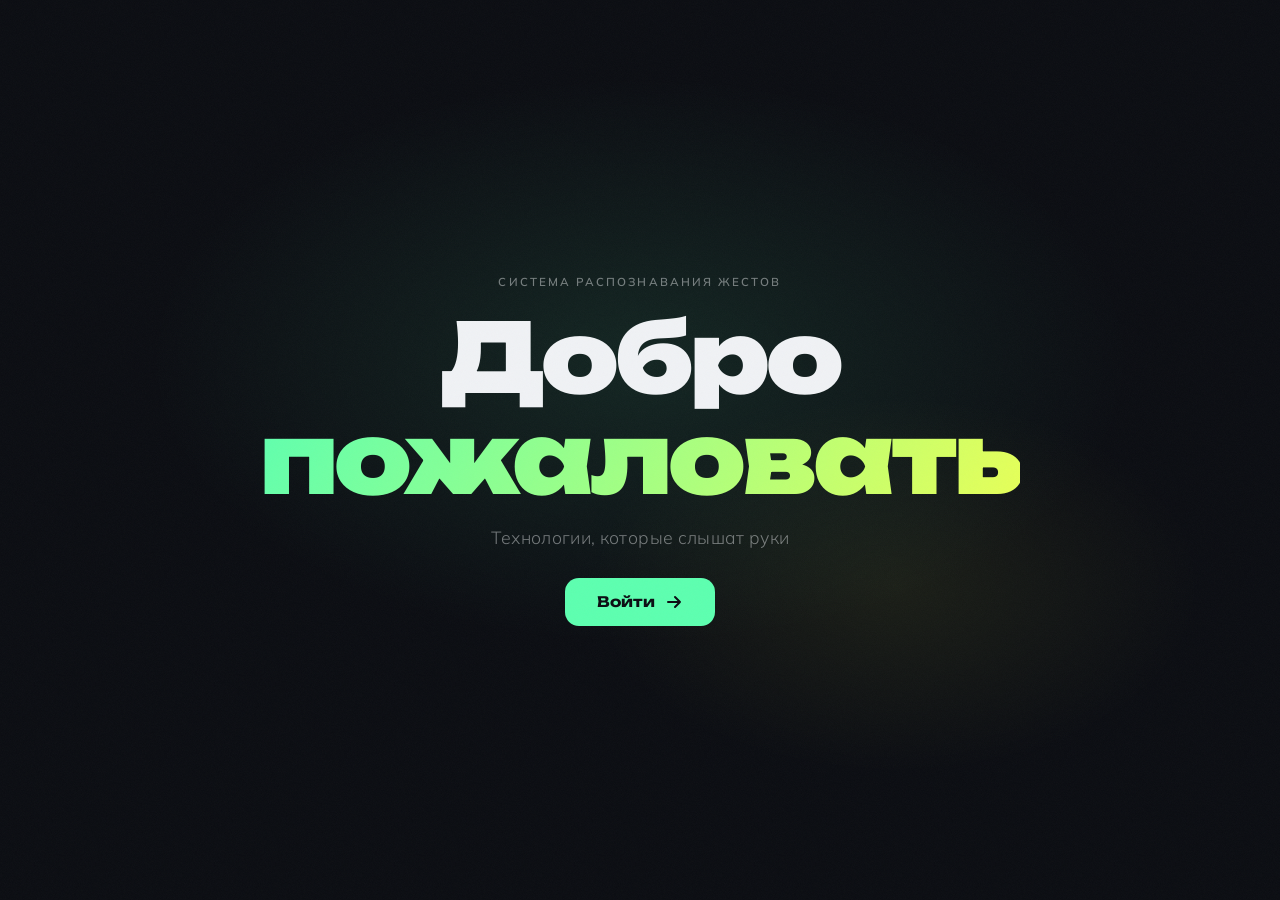
<file: examples/example2/index.html>
<!DOCTYPE html>
<html lang="ru">
<head>
  <meta charset="UTF-8" />
  <meta name="viewport" content="width=device-width, initial-scale=1.0"/>
  <title>Добро пожаловать</title>
  <link rel="stylesheet" href="style.css" />
  <link href="https://fonts.googleapis.com/css2?family=Unbounded:wght@400;700;900&family=Mulish:wght@300;400;600&display=swap" rel="stylesheet"/>
</head>
<body>

  <div class="noise"></div>

  <section class="welcome" id="welcome">
    <div class="welcome__glow"></div>
    <div class="welcome__content">
      <div class="welcome__eyebrow">Система распознавания жестов</div>
      <h1 class="welcome__title">Добро<br/><span>пожаловать</span></h1>
      <p class="welcome__slogan">Технологии, которые слышат руки</p>
      <button class="welcome__btn" id="enterBtn">
        <span>Войти</span>
        <svg width="18" height="18" viewBox="0 0 18 18" fill="none">
          <path d="M3 9h12M10 4l5 5-5 5" stroke="currentColor" stroke-width="2" stroke-linecap="round" stroke-linejoin="round"/>
        </svg>
      </button>
    </div>
  </section>

  <section class="split hidden" id="split">

    <a href="main.html" class="panel panel--main">
      <div class="panel__bg panel__bg--main"></div>
      <div class="panel__content">
        <span class="panel__tag">Стандартный доступ</span>
        <h2 class="panel__title">Обычный<br/>режим</h2>
        <p class="panel__desc">Классический интерфейс без адаптации</p>
        <div class="panel__arrow">→</div>
      </div>
    </a>

    <div class="divider">
      <div class="divider__line"></div>
      <span class="divider__label">или</span>
      <div class="divider__line"></div>
    </div>

    <a href="forinclusive.html" class="panel panel--inclusive">
      <div class="panel__bg panel__bg--inclusive"></div>
      <div class="panel__content">
        <span class="panel__tag">Специальный доступ</span>
        <h2 class="panel__title">Инклюзивный<br/>режим</h2>
        <p class="panel__desc">Адаптированный интерфейс с жестами</p>
        <div class="panel__arrow">→</div>
      </div>
    </a>

  </section>

  <script>
    const welcome  = document.getElementById('welcome');
    const split    = document.getElementById('split');
    const enterBtn = document.getElementById('enterBtn');

    enterBtn.addEventListener('click', () => {
      welcome.classList.add('fade-out');
      setTimeout(() => {
        welcome.classList.add('hidden');
        split.classList.remove('hidden');
        split.classList.add('fade-in');
      }, 600);
    });
  </script>

</body>
</html>
</file>
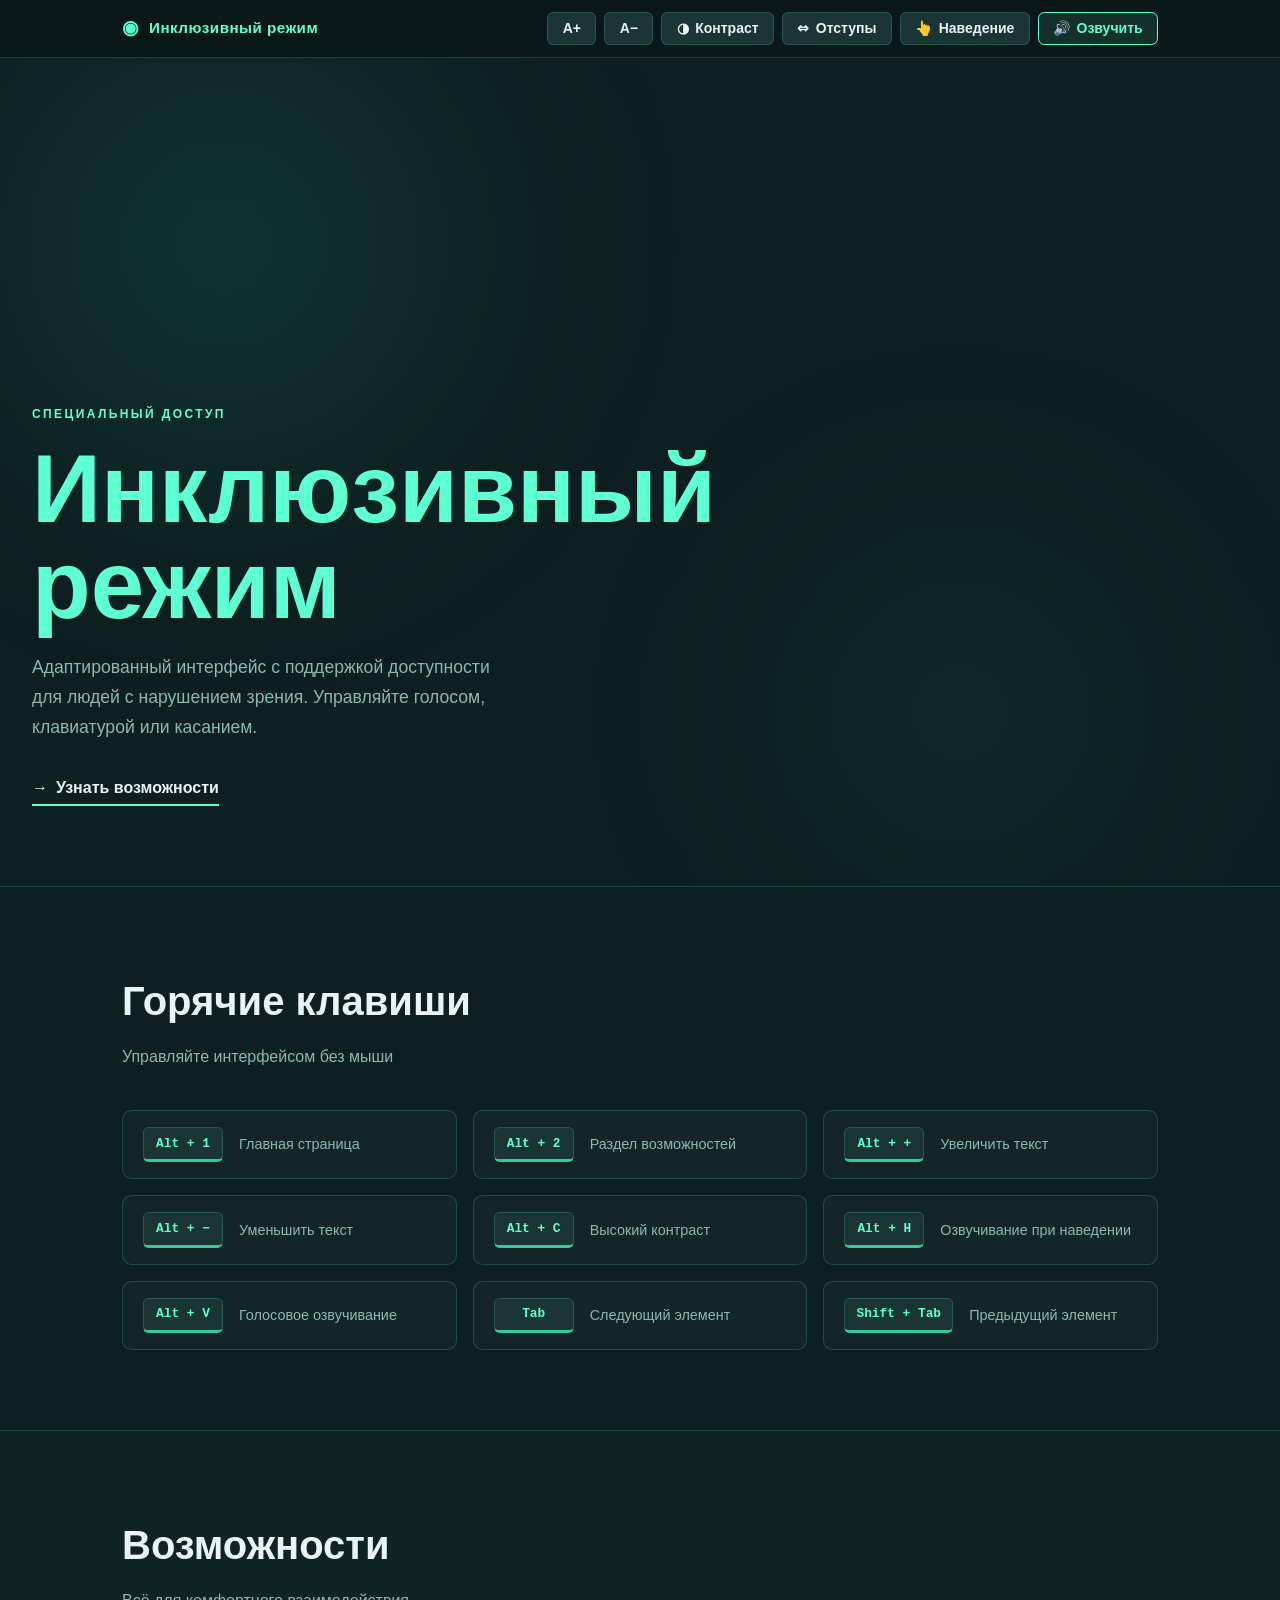
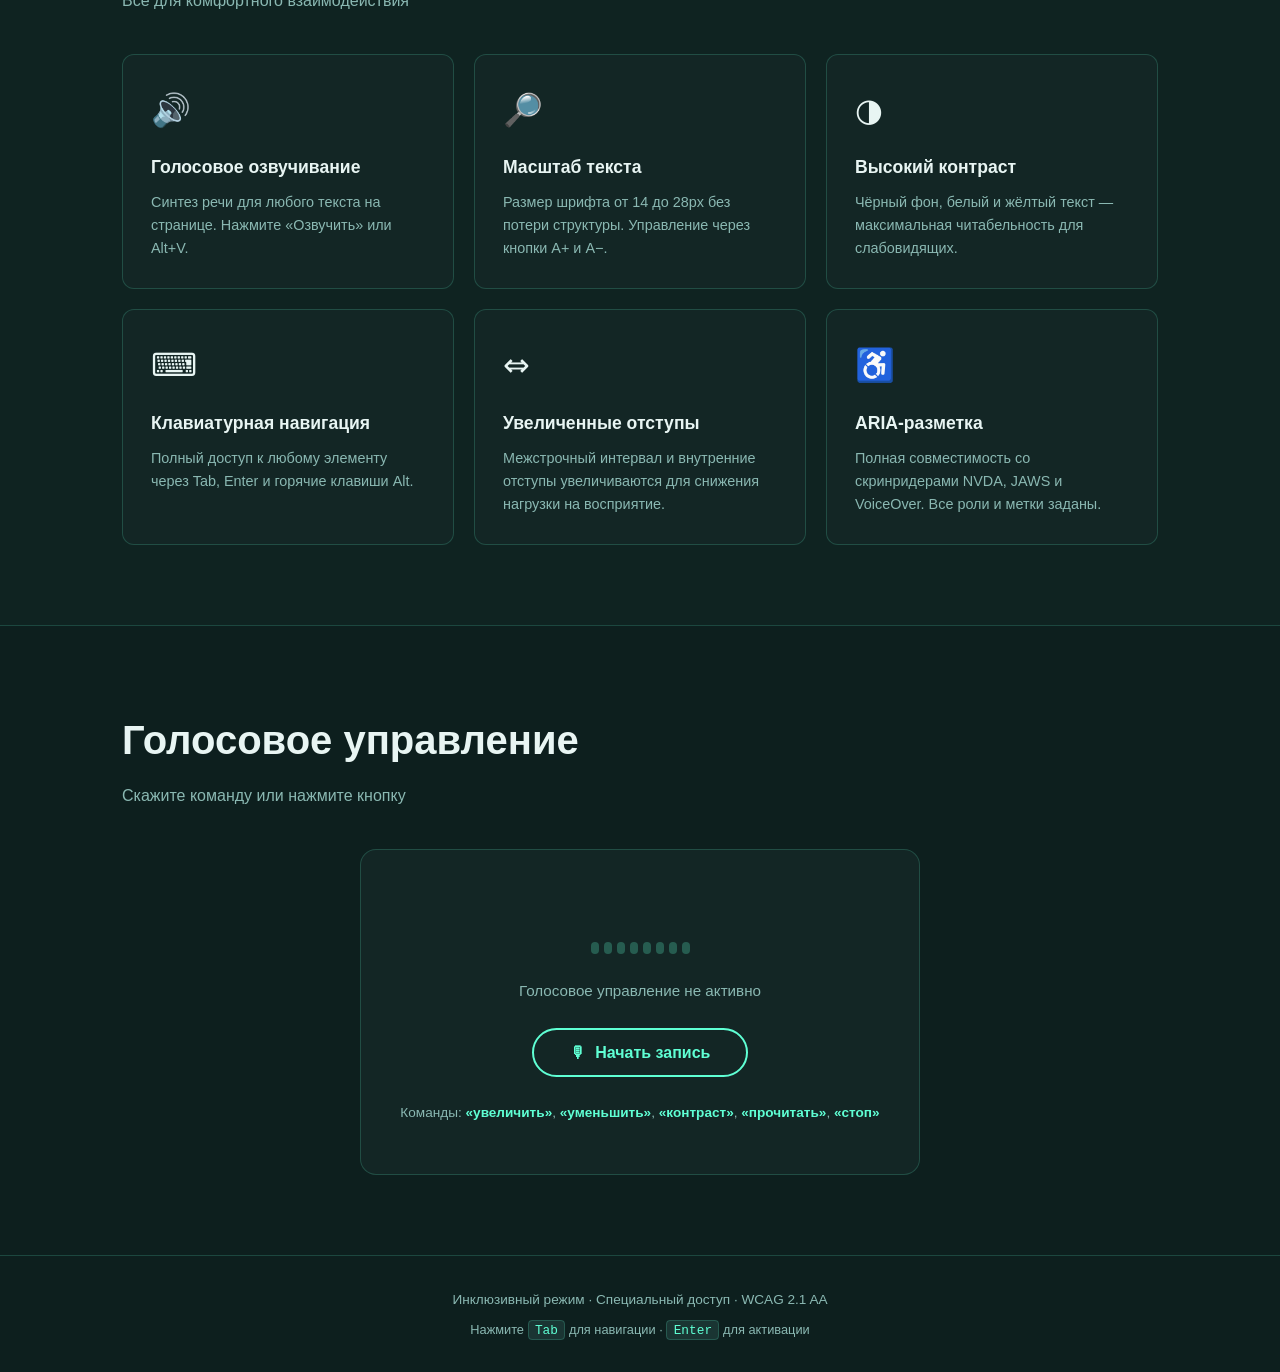
<file: examples/exampleForInclusive/index.html>
<!DOCTYPE html>
<html lang="ru">
<head>
  <meta charset="UTF-8" />
  <meta name="viewport" content="width=device-width, initial-scale=1.0" />
  <title>Инклюзивный режим — Специальный доступ</title>
  <link rel="stylesheet" href="style.css" />
  <!-- Screen reader live region -->
  <div id="sr-announcer" aria-live="polite" aria-atomic="true" class="sr-only"></div>
</head>
<body>

  <!-- Skip navigation -->
  <a href="#main-content" class="skip-link" tabindex="0">Перейти к основному содержимому</a>

  <!-- Accessibility Control Bar -->
  <header class="a11y-bar" role="banner" aria-label="Панель доступности">
    <div class="a11y-bar__inner">
      <div class="a11y-bar__brand" aria-label="Инклюзивный режим активен">
        <span class="brand-icon" aria-hidden="true">◉</span>
        <span class="brand-label">Инклюзивный режим</span>
      </div>

      <nav class="a11y-controls" aria-label="Настройки доступности">
        <button
          id="btn-font-up"
          class="a11y-btn"
          aria-label="Увеличить размер текста"
          title="Увеличить текст"
          tabindex="0"
        >
          <span aria-hidden="true">А+</span>
        </button>
        <button
          id="btn-font-down"
          class="a11y-btn"
          aria-label="Уменьшить размер текста"
          title="Уменьшить текст"
          tabindex="0"
        >
          <span aria-hidden="true">А−</span>
        </button>
        <button
          id="btn-contrast"
          class="a11y-btn"
          aria-label="Переключить высокий контраст"
          aria-pressed="false"
          tabindex="0"
        >
          <span aria-hidden="true">◑</span> Контраст
        </button>
        <button
          id="btn-spacing"
          class="a11y-btn"
          aria-label="Переключить увеличенные отступы"
          aria-pressed="false"
          tabindex="0"
        >
          <span aria-hidden="true">⇔</span> Отступы
        </button>
        <button
          id="btn-hover"
          class="a11y-btn"
          aria-label="Включить озвучивание при наведении курсора"
          aria-pressed="false"
          tabindex="0"
        >
          <span aria-hidden="true">👆</span> Наведение
        </button>
        <button
          id="btn-voice"
          class="a11y-btn a11y-btn--primary"
          aria-label="Включить голосовое озвучивание"
          aria-pressed="false"
          tabindex="0"
        >
          <span aria-hidden="true">🔊</span> Озвучить
        </button>
      </nav>
    </div>
  </header>

  <!-- Main Content -->
  <main id="main-content" tabindex="-1">

    <!-- Hero Section -->
    <section class="hero" aria-labelledby="hero-heading">
      <div class="hero__bg" aria-hidden="true">
        <div class="orb orb--1"></div>
        <div class="orb orb--2"></div>
      </div>
      <div class="hero__content">
        <p class="hero__eyebrow" aria-label="Категория: Специальный доступ">СПЕЦИАЛЬНЫЙ ДОСТУП</p>
        <h1 id="hero-heading" class="hero__title">
          Инклюзивный<br />режим
        </h1>
        <p class="hero__desc">
          Адаптированный интерфейс с поддержкой доступности для людей с нарушением зрения.
          Управляйте голосом, клавиатурой или касанием.
        </p>
        <a href="#features" class="hero__cta" aria-label="Перейти к возможностям инклюзивного режима">
          <span aria-hidden="true">→</span> Узнать возможности
        </a>
      </div>
    </section>

    <!-- Keyboard Shortcut Guide -->
    <section class="shortcuts-section" aria-labelledby="shortcuts-heading">
      <div class="container">
        <h2 id="shortcuts-heading" class="section-title">Горячие клавиши</h2>
        <p class="section-desc">Управляйте интерфейсом без мыши</p>
        <ul class="shortcuts-list" role="list" aria-label="Список горячих клавиш">
          <li class="shortcut-item">
            <kbd class="key" aria-label="Клавиша Alt плюс 1">Alt + 1</kbd>
            <span class="shortcut-desc">Главная страница</span>
          </li>
          <li class="shortcut-item">
            <kbd class="key" aria-label="Клавиша Alt плюс 2">Alt + 2</kbd>
            <span class="shortcut-desc">Раздел возможностей</span>
          </li>
          <li class="shortcut-item">
            <kbd class="key" aria-label="Клавиша Alt плюс плюс">Alt + +</kbd>
            <span class="shortcut-desc">Увеличить текст</span>
          </li>
          <li class="shortcut-item">
            <kbd class="key" aria-label="Клавиша Alt плюс минус">Alt + −</kbd>
            <span class="shortcut-desc">Уменьшить текст</span>
          </li>
          <li class="shortcut-item">
            <kbd class="key" aria-label="Клавиша Alt плюс C">Alt + C</kbd>
            <span class="shortcut-desc">Высокий контраст</span>
          </li>
          <li class="shortcut-item">
            <kbd class="key" aria-label="Клавиша Alt плюс H">Alt + H</kbd>
            <span class="shortcut-desc">Озвучивание при наведении</span>
          </li>
          <li class="shortcut-item">
            <kbd class="key" aria-label="Клавиша Alt плюс V">Alt + V</kbd>
            <span class="shortcut-desc">Голосовое озвучивание</span>
          </li>
          <li class="shortcut-item">
            <kbd class="key" aria-label="Клавиша Tab">Tab</kbd>
            <span class="shortcut-desc">Следующий элемент</span>
          </li>
          <li class="shortcut-item">
            <kbd class="key" aria-label="Клавиши Shift плюс Tab">Shift + Tab</kbd>
            <span class="shortcut-desc">Предыдущий элемент</span>
          </li>
        </ul>
      </div>
    </section>

    <!-- Features Section -->
    <section id="features" class="features-section" aria-labelledby="features-heading">
      <div class="container">
        <h2 id="features-heading" class="section-title">Возможности</h2>
        <p class="section-desc">Всё для комфортного взаимодействия</p>
        <ul class="features-grid" role="list" aria-label="Список возможностей доступности">

          <li class="feature-card" tabindex="0" aria-label="Голосовое озвучивание: озвучивание любого текста на странице синтезатором речи">
            <div class="feature-icon" aria-hidden="true">🔊</div>
            <h3 class="feature-title">Голосовое озвучивание</h3>
            <p class="feature-text">Синтез речи для любого текста на странице. Нажмите «Озвучить» или Alt+V.</p>
          </li>

          <li class="feature-card" tabindex="0" aria-label="Масштаб текста: от 14 до 28 пикселей, без потери структуры">
            <div class="feature-icon" aria-hidden="true">🔎</div>
            <h3 class="feature-title">Масштаб текста</h3>
            <p class="feature-text">Размер шрифта от 14 до 28px без потери структуры. Управление через кнопки А+ и А−.</p>
          </li>

          <li class="feature-card" tabindex="0" aria-label="Высокий контраст: чёрный фон с белым и жёлтым текстом">
            <div class="feature-icon" aria-hidden="true">◑</div>
            <h3 class="feature-title">Высокий контраст</h3>
            <p class="feature-text">Чёрный фон, белый и жёлтый текст — максимальная читабельность для слабовидящих.</p>
          </li>

          <li class="feature-card" tabindex="0" aria-label="Клавиатурная навигация: полное управление без мыши">
            <div class="feature-icon" aria-hidden="true">⌨</div>
            <h3 class="feature-title">Клавиатурная навигация</h3>
            <p class="feature-text">Полный доступ к любому элементу через Tab, Enter и горячие клавиши Alt.</p>
          </li>

          <li class="feature-card" tabindex="0" aria-label="Увеличенные отступы: увеличивает межстрочный интервал и отступы">
            <div class="feature-icon" aria-hidden="true">⇔</div>
            <h3 class="feature-title">Увеличенные отступы</h3>
            <p class="feature-text">Межстрочный интервал и внутренние отступы увеличиваются для снижения нагрузки на восприятие.</p>
          </li>

          <li class="feature-card" tabindex="0" aria-label="ARIA разметка: совместимость со скринридерами NVDA и JAWS">
            <div class="feature-icon" aria-hidden="true">♿</div>
            <h3 class="feature-title">ARIA-разметка</h3>
            <p class="feature-text">Полная совместимость со скринридерами NVDA, JAWS и VoiceOver. Все роли и метки заданы.</p>
          </li>

        </ul>
      </div>
    </section>

    <!-- Voice Input Section -->
    <section class="voice-section" aria-labelledby="voice-heading">
      <div class="container">
        <h2 id="voice-heading" class="section-title">Голосовое управление</h2>
        <p class="section-desc">Скажите команду или нажмите кнопку</p>
        <div class="voice-interface" role="region" aria-label="Интерфейс голосового управления">
          <div class="voice-visualizer" id="voice-visualizer" aria-hidden="true">
            <span class="bar"></span><span class="bar"></span><span class="bar"></span>
            <span class="bar"></span><span class="bar"></span><span class="bar"></span>
            <span class="bar"></span><span class="bar"></span>
          </div>
          <p id="voice-status" class="voice-status" aria-live="polite" aria-atomic="true">
            Голосовое управление не активно
          </p>
          <button
            id="btn-mic"
            class="voice-btn"
            aria-label="Активировать голосовое управление"
            aria-pressed="false"
            tabindex="0"
          >
            <span aria-hidden="true">🎙</span>
            <span id="mic-label">Начать запись</span>
          </button>
          <p class="voice-commands" aria-label="Доступные голосовые команды">
            Команды: <strong>«увеличить»</strong>, <strong>«уменьшить»</strong>,
            <strong>«контраст»</strong>, <strong>«прочитать»</strong>, <strong>«стоп»</strong>
          </p>
        </div>
      </div>
    </section>

  </main>

  <!-- Footer -->
  <footer class="site-footer" role="contentinfo" aria-label="Нижний колонтитул">
    <div class="container">
      <p>Инклюзивный режим · Специальный доступ · WCAG 2.1 AA</p>
      <p class="footer-hint">Нажмите <kbd>Tab</kbd> для навигации · <kbd>Enter</kbd> для активации</p>
    </div>
  </footer>
  <script src="script.js"></script>
</body>
</html>
</file>
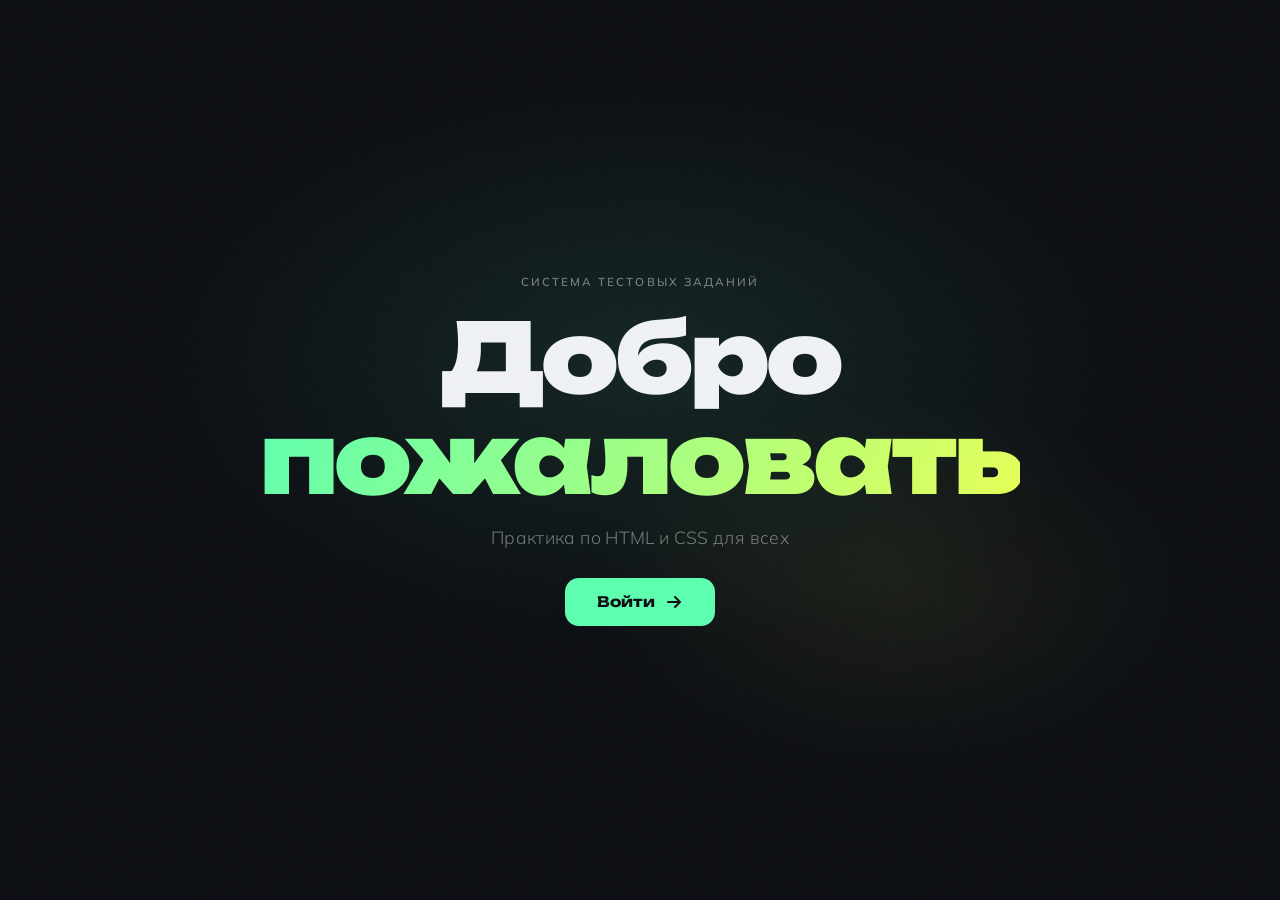
<file: pages/home/index.html>
<!DOCTYPE html>
<html lang="ru">
<head>
  <meta charset="UTF-8" />
  <meta name="viewport" content="width=device-width, initial-scale=1.0"/>
  <title>ТестЛаб — Добро пожаловать</title>
  <link href="https://fonts.googleapis.com/css2?family=Unbounded:wght@400;700;900&family=Mulish:wght@300;400;600&display=swap" rel="stylesheet"/>
  <link rel="stylesheet" href="/pages/css/main.css"/>
</head>
<body>

  <div class="noise"></div>

  <!-- WELCOME SCREEN -->
  <section class="welcome" id="welcome">
    <div class="welcome__glow"></div>
    <div class="welcome__content">
      <div class="welcome__eyebrow">Система тестовых заданий</div>
      <h1 class="welcome__title">Добро<br/><span>пожаловать</span></h1>
      <p class="welcome__slogan">Практика по HTML и CSS для всех</p>
      <button class="welcome__btn" id="enterBtn">
        <span>Войти</span>
        <svg width="18" height="18" viewBox="0 0 18 18" fill="none">
          <path d="M3 9h12M10 4l5 5-5 5" stroke="currentColor" stroke-width="2" stroke-linecap="round" stroke-linejoin="round"/>
        </svg>
      </button>
    </div>
  </section>

  <!-- SPLIT SCREEN -->
  <section class="split hidden" id="split">

    <a href="/frontend/pages/main/main.html" class="panel panel--main">
      <div class="panel__bg panel__bg--main"></div>
      <div class="panel__content">
        <span class="panel__tag">Стандартный доступ</span>
        <h2 class="panel__title">Обычный<br/>режим</h2>
        <p class="panel__desc">6 заданий по HTML и CSS с классическим интерфейсом</p>
        <div class="panel__arrow">→</div>
      </div>
    </a>

    <div class="divider">
      <div class="divider__line"></div>
      <span class="divider__label">или</span>
      <div class="divider__line"></div>
    </div>

    <a href="/pages/forInclusive/forinclusive.html" class="panel panel--inclusive">
      <div class="panel__bg panel__bg--inclusive"></div>
      <div class="panel__content">
        <span class="panel__tag">Специальный доступ</span>
        <h2 class="panel__title">Инклюзивный<br/>режим</h2>
        <p class="panel__desc">Адаптированный интерфейс с поддержкой доступности</p>
        <div class="panel__arrow">→</div>
      </div>
    </a>

  </section>

  <script>
    const welcome  = document.getElementById('welcome');
    const split    = document.getElementById('split');
    const enterBtn = document.getElementById('enterBtn');

    function enter() {
      welcome.classList.add('fade-out');

    setTimeout(() => {
      welcome.classList.add('hidden');
      split.classList.remove('hidden');
      split.classList.add('fade-in');
    }, 600);
  }

  enterBtn.addEventListener('click', enter);

  document.addEventListener('keydown', (e) => {
  if (e.code === 'Enter' || e.code === 'Space') {
    // только если split ещё не показан
    if (!split.classList.contains('hidden')) return;
    e.preventDefault(); // предотвращает прокрутку при Space
    enter();
  }
});
  </script> 
</body>
</html>
</file>
<file: examples/example2/style.css>
*, *::before, *::after {
  box-sizing: border-box;
  margin: 0;
  padding: 0;
}

:root {
  --main-accent:  #e8ff57;
  --incl-accent:  #5dffb0;
  --text-light:   #f0f2f5;
  --text-muted:   rgba(240,242,245,0.45);
  --divider:      rgba(240,242,245,0.12);
  --font-display: 'Unbounded', sans-serif;
  --font-body:    'Mulish', sans-serif;
}

html, body {
  height: 100%;
  overflow: hidden;
}

body {
  background: #0b0d12;
  font-family: var(--font-body);
  color: var(--text-light);
  position: relative;
}

.noise {
  position: fixed;
  inset: 0;
  pointer-events: none;
  z-index: 100;
  opacity: .035;
  background-image: url("data:image/svg+xml,%3Csvg viewBox='0 0 256 256' xmlns='http://www.w3.org/2000/svg'%3E%3Cfilter id='n'%3E%3CfeTurbulence type='fractalNoise' baseFrequency='0.9' numOctaves='4' stitchTiles='stitch'/%3E%3C/filter%3E%3Crect width='100%25' height='100%25' filter='url(%23n)'/%3E%3C/svg%3E");
  background-size: 180px 180px;
}

.hidden {
  display: none !important;
}

/* ── Welcome ─────────────────────────────────────── */

.welcome {
  position: relative;
  height: 100vh;
  width: 100vw;
  display: flex;
  align-items: center;
  justify-content: center;
  overflow: hidden;
}

.welcome__glow {
  position: absolute;
  inset: 0;
  background:
    radial-gradient(ellipse 55% 45% at 50% 40%, rgba(93,255,176,.1) 0%, transparent 70%),
    radial-gradient(ellipse 40% 35% at 70% 65%, rgba(232,255,87,.07) 0%, transparent 60%);
  pointer-events: none;
}

.welcome__content {
  position: relative;
  z-index: 2;
  display: flex;
  flex-direction: column;
  align-items: center;
  text-align: center;
  gap: 18px;
  animation: fadeUp .8s ease both;
}

.welcome__eyebrow {
  font-size: .72rem;
  font-weight: 600;
  letter-spacing: .18em;
  text-transform: uppercase;
  color: var(--text-muted);
  animation: fadeUp .7s .1s ease both;
}

.welcome__title {
  font-family: var(--font-display);
  font-size: clamp(2.8rem, 8vw, 6rem);
  font-weight: 900;
  line-height: 1.05;
  letter-spacing: -.04em;
}

.welcome__title span {
  background: linear-gradient(120deg, var(--incl-accent) 0%, var(--main-accent) 100%);
  -webkit-background-clip: text;
  -webkit-text-fill-color: transparent;
  background-clip: text;
}

.welcome__slogan {
  font-size: clamp(.9rem, 2vw, 1.1rem);
  font-weight: 300;
  color: var(--text-muted);
  letter-spacing: .02em;
  animation: fadeUp .7s .25s ease both;
}

.welcome__btn {
  margin-top: 12px;
  display: inline-flex;
  align-items: center;
  gap: 10px;
  background: var(--incl-accent);
  color: #0b0d12;
  border: none;
  border-radius: 14px;
  padding: 15px 32px;
  font-family: var(--font-display);
  font-size: .9rem;
  font-weight: 700;
  cursor: pointer;
  transition: transform .2s, box-shadow .2s;
  animation: fadeUp .7s .4s ease both;
}

.welcome__btn:hover {
  transform: translateY(-3px);
  box-shadow: 0 8px 30px rgba(93,255,176,.35);
}

.welcome__btn:active {
  transform: translateY(0);
}

.fade-out {
  animation: fadeOut .6s ease forwards;
}

.fade-in {
  animation: fadeUp .7s ease both;
}

/* ── Split ───────────────────────────────────────── */

.split {
  display: flex;
  height: 100vh;
  width: 100vw;
  flex-direction: row;
}

.panel {
  flex: 1;
  position: relative;
  display: flex;
  align-items: flex-end;
  padding: 52px 48px;
  text-decoration: none;
  color: var(--text-light);
  overflow: hidden;
  cursor: pointer;
  transition: flex .55s cubic-bezier(.77,0,.18,1);
}

.panel:hover {
  flex: 1.45;
}

.panel__bg {
  position: absolute;
  inset: 0;
  transition: transform .55s cubic-bezier(.77,0,.18,1);
}

.panel__bg--main {
  background:
    radial-gradient(ellipse 60% 50% at 70% 30%, rgba(232,255,87,.18) 0%, transparent 70%),
    linear-gradient(160deg, #1a1f14 0%, #0e1117 60%);
}

.panel__bg--inclusive {
  background:
    radial-gradient(ellipse 60% 50% at 30% 30%, rgba(93,255,176,.16) 0%, transparent 70%),
    linear-gradient(160deg, #111e1a 0%, #0b1420 60%);
}

.panel:hover .panel__bg {
  transform: scale(1.04);
}

.panel__content {
  position: relative;
  z-index: 2;
  display: flex;
  flex-direction: column;
  gap: 10px;
}

.panel__tag {
  font-size: .7rem;
  font-weight: 600;
  letter-spacing: .16em;
  text-transform: uppercase;
  color: var(--text-muted);
  transition: color .3s;
}

.panel--main:hover     .panel__tag { color: var(--main-accent); }
.panel--inclusive:hover .panel__tag { color: var(--incl-accent); }

.panel__title {
  font-family: var(--font-display);
  font-size: clamp(1.8rem, 3.2vw, 3rem);
  font-weight: 900;
  line-height: 1.08;
  letter-spacing: -.03em;
}

.panel--main .panel__title {
  background: linear-gradient(135deg, #fff 30%, var(--main-accent));
  -webkit-background-clip: text;
  -webkit-text-fill-color: transparent;
  background-clip: text;
}

.panel--inclusive .panel__title {
  background: linear-gradient(135deg, #fff 30%, var(--incl-accent));
  -webkit-background-clip: text;
  -webkit-text-fill-color: transparent;
  background-clip: text;
}

.panel__desc {
  font-size: .9rem;
  font-weight: 300;
  color: var(--text-muted);
  max-width: 220px;
  line-height: 1.55;
  transition: color .3s;
}

.panel:hover .panel__desc {
  color: rgba(240,242,245,.7);
}

.panel__arrow {
  font-size: 1.5rem;
  margin-top: 8px;
  transform: translateX(0);
  transition: transform .3s cubic-bezier(.34,1.56,.64,1), color .3s;
  color: var(--text-muted);
}

.panel--main:hover     .panel__arrow { transform: translateX(10px); color: var(--main-accent); }
.panel--inclusive:hover .panel__arrow { transform: translateX(10px); color: var(--incl-accent); }

.divider {
  display: flex;
  flex-direction: column;
  align-items: center;
  justify-content: center;
  width: 1px;
  gap: 14px;
  flex-shrink: 0;
}

.divider__line {
  flex: 1;
  width: 1px;
  background: var(--divider);
  max-height: 120px;
}

.divider__label {
  font-family: var(--font-display);
  font-size: .65rem;
  font-weight: 700;
  letter-spacing: .15em;
  text-transform: uppercase;
  color: var(--text-muted);
  writing-mode: vertical-rl;
  user-select: none;
}

/* ── Keyframes ───────────────────────────────────── */

@keyframes fadeUp {
  from { opacity: 0; transform: translateY(24px); }
  to   { opacity: 1; transform: translateY(0); }
}

@keyframes fadeOut {
  from { opacity: 1; transform: translateY(0); }
  to   { opacity: 0; transform: translateY(-20px); }
}

/* ── Mobile ──────────────────────────────────────── */

@media (max-width: 600px) {
  .split { flex-direction: column; }

  .panel {
    align-items: flex-start;
    padding: 36px 28px;
  }

  .divider {
    flex-direction: row;
    width: 100%;
    height: 1px;
  }

  .divider__line {
    flex: 1;
    height: 1px;
    width: auto;
    max-height: none;
  }

  .divider__label {
    writing-mode: horizontal-tb;
  }

  .panel__title {
    font-size: clamp(1.6rem, 7vw, 2.2rem);
  }
}
</file>
<file: examples/exampleForInclusive/style.css>
/* ─── Reset & Base ─────────────────────────────────────────── */
*, *::before, *::after {
  box-sizing: border-box;
  margin: 0;
  padding: 0;
}

:root {
  --bg:          #0d1f1e;
  --bg-card:     #132625;
  --bg-bar:      #0a1817;
  --accent:      #5fffd4;
  --accent-dim:  #2ecc9e;
  --text-main:   #e8f5f3;
  --text-muted:  #8ab8b2;
  --text-label:  #5fffd4;
  --border:      rgba(95, 255, 212, 0.18);
  --focus-ring:  #5fffd4;
  --key-bg:      #1a3533;
  --font-base:   16px;
  --spacing:     1;
  --font-ui:     'Segoe UI', 'Helvetica Neue', Arial, sans-serif;
}

/* ─── High Contrast Theme ───────────────────────────────────── */
body.high-contrast {
  --bg:         #000000;
  --bg-card:    #0a0a0a;
  --bg-bar:     #000000;
  --accent:     #ffff00;
  --accent-dim: #ffcc00;
  --text-main:  #ffffff;
  --text-muted: #dddddd;
  --text-label: #ffff00;
  --border:     #ffff00;
  --focus-ring: #ffff00;
  --key-bg:     #111111;
}

/* ─── Spacing Mode ──────────────────────────────────────────── */
body.wide-spacing {
  --spacing: 1.5;
}
body.wide-spacing p,
body.wide-spacing li,
body.wide-spacing .feature-text,
body.wide-spacing .shortcut-desc {
  line-height: calc(1.7 * var(--spacing));
  letter-spacing: 0.04em;
}
body.wide-spacing .feature-card,
body.wide-spacing .shortcut-item {
  padding: calc(2rem * var(--spacing));
}

/* ─── Screen Reader Only ───────────────────────────────────── */
.sr-only {
  position: absolute;
  width: 1px;
  height: 1px;
  padding: 0;
  overflow: hidden;
  clip: rect(0, 0, 0, 0);
  white-space: nowrap;
  border: 0;
}

/* ─── Skip Link ────────────────────────────────────────────── */
.skip-link {
  position: fixed;
  top: -999px;
  left: 50%;
  transform: translateX(-50%);
  background: var(--accent);
  color: #000;
  padding: 0.75rem 2rem;
  font-weight: 800;
  font-size: 1rem;
  border-radius: 0 0 0.5rem 0.5rem;
  z-index: 9999;
  text-decoration: none;
  transition: top 0.2s ease;
}
.skip-link:focus {
  top: 0;
  outline: 3px solid #000;
  outline-offset: 2px;
}

/* ─── Focus Ring ────────────────────────────────────────────── */
:focus-visible {
  outline: 3px solid var(--focus-ring);
  outline-offset: 4px;
  border-radius: 4px;
}
:focus:not(:focus-visible) {
  outline: none;
}

/* ─── Body ──────────────────────────────────────────────────── */
html {
  font-size: var(--font-base);
  scroll-behavior: smooth;
}
body {
  background-color: var(--bg);
  color: var(--text-main);
  font-family: var(--font-ui);
  line-height: 1.7;
  min-height: 100vh;
  transition: background-color 0.35s ease, color 0.35s ease;
}

/* ─── Container ─────────────────────────────────────────────── */
.container {
  max-width: 1100px;
  margin: 0 auto;
  padding: 0 2rem;
}

/* ─── Accessibility Bar ─────────────────────────────────────── */
.a11y-bar {
  position: sticky;
  top: 0;
  z-index: 100;
  background: var(--bg-bar);
  border-bottom: 1px solid var(--border);
  backdrop-filter: blur(12px);
}
.a11y-bar__inner {
  max-width: 1100px;
  margin: 0 auto;
  padding: 0.75rem 2rem;
  display: flex;
  align-items: center;
  justify-content: space-between;
  gap: 1rem;
  flex-wrap: wrap;
}
.a11y-bar__brand {
  display: flex;
  align-items: center;
  gap: 0.6rem;
  font-weight: 700;
  font-size: 0.95rem;
  color: var(--accent);
  letter-spacing: 0.03em;
}
.brand-icon {
  font-size: 1.2rem;
  animation: pulse 3s ease-in-out infinite;
}
@keyframes pulse {
  0%, 100% { opacity: 1; }
  50%       { opacity: 0.5; }
}
.a11y-controls {
  display: flex;
  align-items: center;
  gap: 0.5rem;
  flex-wrap: wrap;
}

/* ─── A11y Buttons ──────────────────────────────────────────── */
.a11y-btn {
  display: inline-flex;
  align-items: center;
  gap: 0.4rem;
  background: var(--key-bg);
  color: var(--text-main);
  border: 1px solid var(--border);
  border-radius: 0.4rem;
  padding: 0.45rem 0.9rem;
  font-size: 0.875rem;
  font-weight: 600;
  cursor: pointer;
  transition: background 0.2s, border-color 0.2s, transform 0.1s;
  font-family: var(--font-ui);
}
.a11y-btn:hover {
  background: rgba(95, 255, 212, 0.12);
  border-color: var(--accent);
  color: var(--accent);
}
.a11y-btn:active {
  transform: scale(0.96);
}
.a11y-btn[aria-pressed="true"] {
  background: var(--accent);
  color: #000;
  border-color: var(--accent);
  font-weight: 800;
}
.a11y-btn--primary {
  background: rgba(95, 255, 212, 0.1);
  border-color: var(--accent);
  color: var(--accent);
}
.a11y-btn--primary[aria-pressed="true"] {
  background: var(--accent);
  color: #000;
}

/* ─── Hero ──────────────────────────────────────────────────── */
.hero {
  position: relative;
  min-height: 92vh;
  display: flex;
  align-items: flex-end;
  overflow: hidden;
}
.hero__bg {
  position: absolute;
  inset: 0;
  pointer-events: none;
}
.orb {
  position: absolute;
  border-radius: 50%;
  filter: blur(90px);
  opacity: 0.35;
}
.orb--1 {
  width: 55vw;
  height: 55vw;
  background: radial-gradient(circle, #1a6b5a, transparent 70%);
  top: -20%;
  left: -10%;
  animation: drift 12s ease-in-out infinite alternate;
}
.orb--2 {
  width: 40vw;
  height: 40vw;
  background: radial-gradient(circle, #0f4d42, transparent 70%);
  bottom: -10%;
  right: 5%;
  animation: drift 16s ease-in-out infinite alternate-reverse;
}
@keyframes drift {
  0%   { transform: translate(0, 0); }
  100% { transform: translate(4%, 3%); }
}
.hero__content {
  position: relative;
  padding: 4rem 2rem 5rem;
  max-width: 700px;
}
.hero__eyebrow {
  font-size: 0.75rem;
  font-weight: 700;
  letter-spacing: 0.2em;
  color: var(--text-label);
  text-transform: uppercase;
  margin-bottom: 1rem;
  animation: fadeUp 0.8s ease both;
}
.hero__title {
  font-size: clamp(3rem, 8vw, 6rem);
  font-weight: 900;
  line-height: 1.0;
  color: var(--accent);
  margin-bottom: 1.25rem;
  animation: fadeUp 0.9s 0.1s ease both;
}
.hero__desc {
  font-size: 1.1rem;
  color: var(--text-muted);
  max-width: 480px;
  margin-bottom: 2rem;
  animation: fadeUp 1s 0.2s ease both;
}
.hero__cta {
  display: inline-flex;
  align-items: center;
  gap: 0.5rem;
  color: var(--text-main);
  text-decoration: none;
  font-weight: 700;
  font-size: 1rem;
  border-bottom: 2px solid var(--accent);
  padding-bottom: 2px;
  transition: color 0.2s, gap 0.2s;
  animation: fadeUp 1.1s 0.3s ease both;
}
.hero__cta:hover {
  color: var(--accent);
  gap: 0.9rem;
}
@keyframes fadeUp {
  from { opacity: 0; transform: translateY(20px); }
  to   { opacity: 1; transform: translateY(0); }
}

/* ─── Section Shared ────────────────────────────────────────── */
.shortcuts-section,
.features-section,
.voice-section {
  padding: 5rem 0;
}
.shortcuts-section { border-top: 1px solid var(--border); }
.features-section  { background: rgba(95, 255, 212, 0.02); border-top: 1px solid var(--border); }
.voice-section     { border-top: 1px solid var(--border); }

.section-title {
  font-size: clamp(1.75rem, 4vw, 2.5rem);
  font-weight: 900;
  color: var(--text-main);
  margin-bottom: 0.5rem;
}
.section-desc {
  font-size: 1rem;
  color: var(--text-muted);
  margin-bottom: 2.5rem;
}

/* ─── Shortcuts ─────────────────────────────────────────────── */
.shortcuts-list {
  list-style: none;
  display: grid;
  grid-template-columns: repeat(auto-fill, minmax(260px, 1fr));
  gap: 1rem;
}
.shortcut-item {
  display: flex;
  align-items: center;
  gap: 1rem;
  background: var(--bg-card);
  border: 1px solid var(--border);
  border-radius: 0.6rem;
  padding: 1rem 1.25rem;
  transition: border-color 0.2s;
}
.shortcut-item:hover,
.shortcut-item:focus-within {
  border-color: var(--accent);
}
.key {
  display: inline-block;
  background: var(--key-bg);
  border: 1px solid var(--border);
  border-bottom: 3px solid var(--accent-dim);
  border-radius: 0.35rem;
  padding: 0.3rem 0.7rem;
  font-family: 'Courier New', monospace;
  font-size: 0.8rem;
  font-weight: 700;
  color: var(--accent);
  white-space: nowrap;
  min-width: 80px;
  text-align: center;
}
.shortcut-desc {
  font-size: 0.9rem;
  color: var(--text-muted);
}

/* ─── Features Grid ─────────────────────────────────────────── */
.features-grid {
  list-style: none;
  display: grid;
  grid-template-columns: repeat(auto-fill, minmax(300px, 1fr));
  gap: 1.25rem;
}
.feature-card {
  background: var(--bg-card);
  border: 1px solid var(--border);
  border-radius: 0.75rem;
  padding: 1.75rem;
  cursor: default;
  transition: border-color 0.25s, transform 0.25s, box-shadow 0.25s;
}
.feature-card:hover,
.feature-card:focus {
  border-color: var(--accent);
  transform: translateY(-3px);
  box-shadow: 0 8px 32px rgba(95, 255, 212, 0.08);
}
.feature-icon {
  font-size: 2rem;
  margin-bottom: 1rem;
  display: block;
}
.feature-title {
  font-size: 1.1rem;
  font-weight: 700;
  color: var(--text-main);
  margin-bottom: 0.5rem;
}
.feature-text {
  font-size: 0.9rem;
  color: var(--text-muted);
  line-height: 1.6;
}

/* ─── Voice Interface ───────────────────────────────────────── */
.voice-interface {
  background: var(--bg-card);
  border: 1px solid var(--border);
  border-radius: 1rem;
  padding: 3rem 2rem;
  text-align: center;
  max-width: 560px;
  margin: 0 auto;
}
.voice-visualizer {
  display: flex;
  align-items: flex-end;
  justify-content: center;
  gap: 5px;
  height: 56px;
  margin-bottom: 1.5rem;
}
.bar {
  display: block;
  width: 8px;
  border-radius: 4px;
  background: var(--accent);
  opacity: 0.25;
  height: 12px;
  transition: height 0.15s ease, opacity 0.15s;
}
body.voice-active .bar {
  opacity: 1;
  animation: bounce var(--d, 0.7s) ease-in-out infinite alternate;
}
body.voice-active .bar:nth-child(1) { --d: 0.55s; }
body.voice-active .bar:nth-child(2) { --d: 0.65s; }
body.voice-active .bar:nth-child(3) { --d: 0.45s; }
body.voice-active .bar:nth-child(4) { --d: 0.75s; }
body.voice-active .bar:nth-child(5) { --d: 0.50s; }
body.voice-active .bar:nth-child(6) { --d: 0.80s; }
body.voice-active .bar:nth-child(7) { --d: 0.60s; }
body.voice-active .bar:nth-child(8) { --d: 0.70s; }
@keyframes bounce {
  from { height: 10px; }
  to   { height: 50px; }
}
.voice-status {
  font-size: 0.95rem;
  color: var(--text-muted);
  margin-bottom: 1.5rem;
  min-height: 1.5em;
}
.voice-btn {
  display: inline-flex;
  align-items: center;
  gap: 0.6rem;
  background: transparent;
  border: 2px solid var(--accent);
  color: var(--accent);
  border-radius: 2rem;
  padding: 0.85rem 2.2rem;
  font-size: 1rem;
  font-weight: 700;
  cursor: pointer;
  transition: background 0.2s, color 0.2s, transform 0.1s;
  font-family: var(--font-ui);
}
.voice-btn:hover {
  background: var(--accent);
  color: #000;
}
.voice-btn:active { transform: scale(0.97); }
.voice-btn[aria-pressed="true"] {
  background: var(--accent);
  color: #000;
}
.voice-commands {
  margin-top: 1.5rem;
  font-size: 0.85rem;
  color: var(--text-muted);
  line-height: 1.8;
}
.voice-commands strong {
  color: var(--accent);
}

/* ─── Footer ────────────────────────────────────────────────── */
.site-footer {
  border-top: 1px solid var(--border);
  padding: 2rem 0;
  text-align: center;
  font-size: 0.85rem;
  color: var(--text-muted);
}
.site-footer kbd {
  background: var(--key-bg);
  border: 1px solid var(--border);
  border-radius: 0.25rem;
  padding: 0.1rem 0.4rem;
  font-size: 0.8rem;
  color: var(--accent);
}
.footer-hint {
  margin-top: 0.5rem;
  font-size: 0.8rem;
}

/* ─── Responsive ─────────────────────────────────────────────── */
@media (max-width: 640px) {
  .a11y-bar__inner { justify-content: center; }
  .hero__content   { padding: 3rem 1.25rem 4rem; }
  .container       { padding: 0 1.25rem; }
  .a11y-controls   { justify-content: center; }
}

/* ─── Hover-to-Speak Tooltip ─────────────────────────────────── */
#hover-tooltip {
  position: fixed;
  z-index: 9998;
  max-width: 340px;
  background: var(--bg-bar);
  color: var(--accent);
  border: 1px solid var(--accent);
  border-radius: 0.5rem;
  padding: 0.5rem 0.9rem;
  font-size: 0.82rem;
  font-weight: 600;
  line-height: 1.4;
  pointer-events: none;
  opacity: 0;
  transform: translateY(6px);
  transition: opacity 0.18s ease, transform 0.18s ease;
  box-shadow: 0 4px 24px rgba(95, 255, 212, 0.15);
  white-space: pre-wrap;
  word-break: break-word;
}
#hover-tooltip::after {
  content: '';
  position: absolute;
  left: 16px;
  bottom: -6px;
  width: 10px;
  height: 10px;
  background: var(--bg-bar);
  border-right: 1px solid var(--accent);
  border-bottom: 1px solid var(--accent);
  transform: rotate(45deg);
}
#hover-tooltip.visible {
  opacity: 1;
  transform: translateY(0);
}

/* Highlight hovered readable element when mode is active */
body.hover-speak-active :is(h1,h2,h3,h4,p,li,a,button,kbd,.feature-title,.feature-text,.shortcut-desc,.hero__desc,.section-desc,.section-title):hover {
  outline: 2px dashed var(--accent);
  outline-offset: 3px;
  border-radius: 3px;
  cursor: cell;
}

/* ─── Reduced Motion ─────────────────────────────────────────── */
@media (prefers-reduced-motion: reduce) {
  *, *::before, *::after {
    animation-duration: 0.01ms !important;
    transition-duration: 0.01ms !important;
  }
}
</file>
<file: pages/css/main.css>
*, *::before, *::after {
  box-sizing: border-box;
  margin: 0;
  padding: 0;
}

:root {
  --main-accent:  #e8ff57;
  --incl-accent:  #5dffb0;
  --text-light:   #f0f2f5;
  --text-muted:   rgba(240,242,245,0.45);
  --divider-col:  rgba(240,242,245,0.12);
  --bg:           #0b0d12;
  --surface:      #13161e;
  --surface2:     #1a1e28;
  --border:       rgba(240,242,245,0.1);
  --html-color:   #ff8c57;
  --css-color:    #5dffb0;
  --font-display: 'Unbounded', sans-serif;
  --font-body:    'Mulish', sans-serif;
  --radius:       16px;
}

html, body {
  height: 100%;
  font-family: var(--font-body);
  color: var(--text-light);
  background: var(--bg);
}

/* page-scroll is added to body on main.html */
body.page-scroll {
  height: auto;
  overflow-x: hidden;
  overflow-y: auto;
}

/* ================================================
   NOISE OVERLAY
================================================ */
.noise {
  position: fixed;
  inset: 0;
  pointer-events: none;
  z-index: 200;
  opacity: .035;
  background-image: url("data:image/svg+xml,%3Csvg viewBox='0 0 256 256' xmlns='http://www.w3.org/2000/svg'%3E%3Cfilter id='n'%3E%3CfeTurbulence type='fractalNoise' baseFrequency='0.9' numOctaves='4' stitchTiles='stitch'/%3E%3C/filter%3E%3Crect width='100%25' height='100%25' filter='url(%23n)'/%3E%3C/svg%3E");
  background-size: 180px 180px;
}

.hidden { display: none !important; }

/* ================================================
   WELCOME SCREEN
================================================ */
.welcome {
  position: relative;
  height: 100vh;
  width: 100vw;
  display: flex;
  align-items: center;
  justify-content: center;
  overflow: hidden;
}

.welcome__glow {
  position: absolute;
  inset: 0;
  background:
    radial-gradient(ellipse 55% 45% at 50% 40%, rgba(93,255,176,.1) 0%, transparent 70%),
    radial-gradient(ellipse 40% 35% at 70% 65%, rgba(232,255,87,.07) 0%, transparent 60%);
  pointer-events: none;
}

.welcome__content {
  position: relative;
  z-index: 2;
  display: flex;
  flex-direction: column;
  align-items: center;
  text-align: center;
  gap: 18px;
  animation: fadeUp .8s ease both;
}

.welcome__eyebrow {
  font-size: .72rem;
  font-weight: 600;
  letter-spacing: .18em;
  text-transform: uppercase;
  color: var(--text-muted);
  animation: fadeUp .7s .1s ease both;
}

.welcome__title {
  font-family: var(--font-display);
  font-size: clamp(2.8rem, 8vw, 6rem);
  font-weight: 900;
  line-height: 1.05;
  letter-spacing: -.04em;
}

.welcome__title span {
  background: linear-gradient(120deg, var(--incl-accent) 0%, var(--main-accent) 100%);
  -webkit-background-clip: text;
  -webkit-text-fill-color: transparent;
  background-clip: text;
}

.welcome__slogan {
  font-size: clamp(.9rem, 2vw, 1.1rem);
  font-weight: 300;
  color: var(--text-muted);
  letter-spacing: .02em;
  animation: fadeUp .7s .25s ease both;
}

.welcome__btn {
  margin-top: 12px;
  display: inline-flex;
  align-items: center;
  gap: 10px;
  background: var(--incl-accent);
  color: #0b0d12;
  border: none;
  border-radius: 14px;
  padding: 15px 32px;
  font-family: var(--font-display);
  font-size: .9rem;
  font-weight: 700;
  cursor: pointer;
  transition: transform .2s, box-shadow .2s;
  animation: fadeUp .7s .4s ease both;
}

.welcome__btn:hover {
  transform: translateY(-3px);
  box-shadow: 0 8px 30px rgba(93,255,176,.35);
}

.welcome__btn:active { transform: translateY(0); }

.fade-out { animation: fadeOut .6s ease forwards; }
.fade-in  { animation: fadeUp .7s ease both; }

/* ================================================
   SPLIT SCREEN
================================================ */
.split {
  display: flex;
  height: 100vh;
  width: 100vw;
}

.panel {
  flex: 1;
  position: relative;
  display: flex;
  align-items: flex-end;
  padding: 52px 48px;
  text-decoration: none;
  color: var(--text-light);
  overflow: hidden;
  cursor: pointer;
  transition: flex .55s cubic-bezier(.77,0,.18,1);
}

.panel:hover { flex: 1.45; }

.panel__bg {
  position: absolute;
  inset: 0;
  transition: transform .55s cubic-bezier(.77,0,.18,1);
}

.panel__bg--main {
  background:
    radial-gradient(ellipse 60% 50% at 70% 30%, rgba(232,255,87,.18) 0%, transparent 70%),
    linear-gradient(160deg, #1a1f14 0%, #0e1117 60%);
}

.panel__bg--inclusive {
  background:
    radial-gradient(ellipse 60% 50% at 30% 30%, rgba(93,255,176,.16) 0%, transparent 70%),
    linear-gradient(160deg, #111e1a 0%, #0b1420 60%);
}

.panel:hover .panel__bg { transform: scale(1.04); }

.panel__content {
  position: relative;
  z-index: 2;
  display: flex;
  flex-direction: column;
  gap: 10px;
}

.panel__tag {
  font-size: .7rem;
  font-weight: 600;
  letter-spacing: .16em;
  text-transform: uppercase;
  color: var(--text-muted);
  transition: color .3s;
}

.panel--main:hover      .panel__tag { color: var(--main-accent); }
.panel--inclusive:hover .panel__tag { color: var(--incl-accent); }

.panel__title {
  font-family: var(--font-display);
  font-size: clamp(1.8rem, 3.2vw, 3rem);
  font-weight: 900;
  line-height: 1.08;
  letter-spacing: -.03em;
}

.panel--main .panel__title {
  background: linear-gradient(135deg, #fff 30%, var(--main-accent));
  -webkit-background-clip: text;
  -webkit-text-fill-color: transparent;
  background-clip: text;
}

.panel--inclusive .panel__title {
  background: linear-gradient(135deg, #fff 30%, var(--incl-accent));
  -webkit-background-clip: text;
  -webkit-text-fill-color: transparent;
  background-clip: text;
}

.panel__desc {
  font-size: .9rem;
  font-weight: 300;
  color: var(--text-muted);
  max-width: 220px;
  line-height: 1.55;
  transition: color .3s;
}

.panel:hover .panel__desc { color: rgba(240,242,245,.7); }

.panel__arrow {
  font-size: 1.5rem;
  margin-top: 8px;
  transform: translateX(0);
  transition: transform .3s cubic-bezier(.34,1.56,.64,1), color .3s;
  color: var(--text-muted);
}

.panel--main:hover      .panel__arrow { transform: translateX(10px); color: var(--main-accent); }
.panel--inclusive:hover .panel__arrow { transform: translateX(10px); color: var(--incl-accent); }

.divider {
  display: flex;
  flex-direction: column;
  align-items: center;
  justify-content: center;
  width: 1px;
  gap: 14px;
  flex-shrink: 0;
}

.divider__line {
  flex: 1;
  width: 1px;
  background: var(--divider-col);
  max-height: 120px;
}

.divider__label {
  font-family: var(--font-display);
  font-size: .65rem;
  font-weight: 700;
  letter-spacing: .15em;
  text-transform: uppercase;
  color: var(--text-muted);
  writing-mode: vertical-rl;
  user-select: none;
}

/* ================================================
   HEADER  (main.html)
================================================ */
.header {
  position: sticky;
  top: 0;
  z-index: 100;
  background: rgba(11,13,18,0.88);
  backdrop-filter: blur(16px);
  border-bottom: 1px solid var(--border);
}

.header__inner {
  max-width: 1180px;
  margin: 0 auto;
  padding: 0 36px;
  height: 68px;
  display: flex;
  align-items: center;
  gap: 40px;
}

/* Back link */
.header__back {
  display: flex;
  align-items: center;
  gap: 8px;
  color: var(--text-muted);
  text-decoration: none;
  font-size: .82rem;
  font-weight: 600;
  letter-spacing: .04em;
  transition: color .2s;
  flex-shrink: 0;
}

.header__back:hover { color: var(--text-light); }

.header__back svg { flex-shrink: 0; }

/* Logo */
.header__logo {
  display: flex;
  align-items: center;
  gap: 10px;
  flex-shrink: 0;
}

.logo-dot {
  width: 10px;
  height: 10px;
  border-radius: 50%;
  background: var(--main-accent);
  animation: pulse 2.4s ease-in-out infinite;
}

@keyframes pulse {
  0%, 100% { box-shadow: 0 0 0 0 rgba(232,255,87,.6); }
  50%       { box-shadow: 0 0 0 8px rgba(232,255,87,0); }
}

.logo-text {
  font-family: var(--font-display);
  font-weight: 900;
  font-size: 1rem;
  letter-spacing: -.02em;
}

.header__nav {
  display: flex;
  gap: 28px;
  margin-left: auto;
}

.header__nav a {
  color: var(--text-muted);
  text-decoration: none;
  font-size: .88rem;
  font-weight: 600;
  transition: color .2s;
}

.header__nav a:hover { color: var(--text-light); }

.header__nav a.active {
  color: var(--main-accent);
  font-weight: 700;
}

/* Accessibility button */
.header__accessibility { margin-left: auto; position: relative; }

.a11y-btn {
  background: var(--surface2);
  border: 1px solid var(--border);
  color: var(--text-light);
  width: 44px;
  height: 44px;
  border-radius: 50%;
  cursor: pointer;
  display: flex;
  align-items: center;
  justify-content: center;
  transition: background .2s, border-color .2s, transform .15s;
}

.a11y-btn:hover {
  background: var(--surface);
  border-color: var(--incl-accent);
  transform: scale(1.08);
}

.a11y-btn:focus-visible {
  outline: 2px solid var(--incl-accent);
  outline-offset: 3px;
}

.a11y-dropdown {
  position: absolute;
  right: 0;
  top: calc(100% + 10px);
  background: var(--surface2);
  border: 1px solid var(--border);
  border-radius: var(--radius);
  padding: 8px;
  min-width: 210px;
  display: none;
  flex-direction: column;
  gap: 4px;
  box-shadow: 0 20px 48px rgba(0,0,0,.55);
  animation: fadeDown .18s ease;
}

@keyframes fadeDown {
  from { opacity: 0; transform: translateY(-6px); }
  to   { opacity: 1; transform: translateY(0); }
}

.a11y-dropdown.open { display: flex; }

.a11y-dropdown button {
  background: none;
  border: none;
  color: var(--text-light);
  font-family: var(--font-body);
  font-size: .875rem;
  padding: 10px 14px;
  border-radius: 10px;
  cursor: pointer;
  text-align: left;
  transition: background .15s;
}

.a11y-dropdown button:hover { background: var(--border); }

/* ================================================
   HERO  (main.html)
================================================ */
.page-main {
  max-width: 1180px;
  margin: 0 auto;
  padding: 0 36px 100px;
}

.hero {
  padding: 80px 0 56px;
  position: relative;
}

.hero__glow {
  position: absolute;
  top: -60px;
  left: -100px;
  width: 500px;
  height: 400px;
  background: radial-gradient(ellipse, rgba(232,255,87,.06) 0%, transparent 70%);
  pointer-events: none;
}

.hero__label {
  display: inline-flex;
  align-items: center;
  gap: 8px;
  background: var(--surface2);
  border: 1px solid var(--border);
  border-radius: 100px;
  padding: 6px 16px;
  font-size: .75rem;
  font-weight: 600;
  color: var(--text-muted);
  letter-spacing: .06em;
  text-transform: uppercase;
  margin-bottom: 28px;
}

.hero__label::before {
  content: '';
  width: 6px;
  height: 6px;
  border-radius: 50%;
  background: var(--main-accent);
}

.hero__title {
  font-family: var(--font-display);
  font-size: clamp(2.6rem, 5.5vw, 4.8rem);
  font-weight: 900;
  line-height: 1.05;
  letter-spacing: -.04em;
  margin-bottom: 20px;
}

.hero__title em {
  font-style: normal;
  background: linear-gradient(120deg, var(--incl-accent) 0%, var(--main-accent) 100%);
  -webkit-background-clip: text;
  -webkit-text-fill-color: transparent;
  background-clip: text;
}

.hero__sub {
  font-size: 1.05rem;
  font-weight: 300;
  color: var(--text-muted);
  max-width: 420px;
  line-height: 1.6;
}

/* ================================================
   CARDS  (main.html)
================================================ */
.cards {
  display: grid;
  grid-template-columns: repeat(3, 1fr);
  gap: 20px;
}

.card {
  background: var(--surface);
  border: 1px solid var(--border);
  border-radius: var(--radius);
  padding: 28px;
  cursor: pointer;
  position: relative;
  overflow: hidden;
  transition: transform .22s ease, border-color .22s, box-shadow .22s;
  display: flex;
  flex-direction: column;
  gap: 14px;
}

.card::before {
  content: '';
  position: absolute;
  inset: 0;
  background: linear-gradient(135deg, rgba(232,255,87,.04) 0%, transparent 60%);
  opacity: 0;
  transition: opacity .3s;
}

.card:hover::before,
.card:focus-visible::before { opacity: 1; }

.card:hover,
.card:focus-visible {
  transform: translateY(-4px);
  border-color: rgba(232,255,87,.28);
  box-shadow: 0 20px 48px rgba(0,0,0,.4), 0 0 0 1px rgba(232,255,87,.06);
  outline: none;
}

.card__num {
  font-family: var(--font-display);
  font-size: .68rem;
  font-weight: 700;
  color: var(--text-muted);
  letter-spacing: .1em;
}

.card__tags {
  display: flex;
  gap: 6px;
  flex-wrap: wrap;
}

.tag {
  font-size: .68rem;
  font-weight: 700;
  padding: 3px 10px;
  border-radius: 100px;
  letter-spacing: .04em;
  text-transform: uppercase;
}

.tag--html {
  background: rgba(255,140,87,.1);
  color: var(--html-color);
  border: 1px solid rgba(255,140,87,.22);
}

.tag--css {
  background: rgba(93,255,176,.1);
  color: var(--css-color);
  border: 1px solid rgba(93,255,176,.22);
}

.card__title {
  font-family: var(--font-display);
  font-size: 1.05rem;
  font-weight: 700;
  line-height: 1.3;
  letter-spacing: -.02em;
}

.card__desc {
  font-size: .875rem;
  font-weight: 300;
  color: var(--text-muted);
  line-height: 1.65;
  flex: 1;
}

.card__arrow {
  font-size: 1.2rem;
  color: var(--main-accent);
  align-self: flex-end;
  transition: transform .2s;
}

.card:hover .card__arrow { transform: translateX(4px); }

/* ================================================
   MODAL  (main.html)
================================================ */
.modal {
  position: fixed;
  inset: 0;
  z-index: 150;
  display: none;
  align-items: center;
  justify-content: center;
  padding: 24px;
}

.modal.open { display: flex; }

.modal__backdrop {
  position: absolute;
  inset: 0;
  background: rgba(0,0,0,.75);
  backdrop-filter: blur(6px);
  cursor: pointer;
}

.modal__box {
  position: relative;
  background: var(--surface);
  border: 1px solid var(--border);
  border-radius: 20px;
  padding: 40px;
  max-width: 680px;
  width: 100%;
  max-height: 90vh;
  overflow-y: auto;
  animation: modalIn .22s ease;
  scrollbar-width: thin;
  scrollbar-color: var(--border) transparent;
}

@keyframes modalIn {
  from { opacity: 0; transform: scale(.95) translateY(16px); }
  to   { opacity: 1; transform: scale(1)   translateY(0); }
}

.modal__close {
  position: absolute;
  top: 20px;
  right: 20px;
  background: var(--surface2);
  border: 1px solid var(--border);
  color: var(--text-muted);
  width: 36px;
  height: 36px;
  border-radius: 50%;
  cursor: pointer;
  font-size: .9rem;
  transition: color .2s, border-color .2s;
}

.modal__close:hover { color: var(--text-light); border-color: var(--text-muted); }

.modal__tag-row {
  display: flex;
  gap: 6px;
  margin-bottom: 16px;
}

.modal__title {
  font-family: var(--font-display);
  font-size: 1.6rem;
  font-weight: 900;
  letter-spacing: -.03em;
  margin-bottom: 14px;
}

.modal__desc {
  font-size: .95rem;
  font-weight: 300;
  color: var(--text-muted);
  line-height: 1.75;
  margin-bottom: 24px;
}

.modal__code-block {
  background: #080a0e;
  border: 1px solid var(--border);
  border-radius: 12px;
  overflow: hidden;
  margin-bottom: 28px;
}

.modal__code-header {
  display: flex;
  align-items: center;
  justify-content: space-between;
  padding: 10px 18px;
  border-bottom: 1px solid var(--border);
}

.modal__code-header span {
  font-family: var(--font-display);
  font-size: .68rem;
  font-weight: 700;
  color: var(--text-muted);
  letter-spacing: .1em;
  text-transform: uppercase;
}

.copy-btn {
  background: var(--surface2);
  border: 1px solid var(--border);
  color: var(--text-muted);
  font-family: var(--font-body);
  font-size: .75rem;
  padding: 4px 12px;
  border-radius: 6px;
  cursor: pointer;
  transition: color .2s, border-color .2s;
}

.copy-btn:hover { color: var(--main-accent); border-color: var(--main-accent); }

.modal__code-block pre { padding: 20px; overflow-x: auto; }

.modal__code-block code {
  font-family: 'SF Mono', 'Fira Code', monospace;
  font-size: .82rem;
  line-height: 1.8;
  color: #c9d1d9;
  white-space: pre;
}

.modal__footer { display: flex; justify-content: flex-end; }

.btn-primary {
  background: var(--main-accent);
  color: #0b0d12;
  border: none;
  font-family: var(--font-display);
  font-size: .875rem;
  font-weight: 700;
  padding: 14px 32px;
  border-radius: 100px;
  cursor: pointer;
  letter-spacing: -.01em;
  transition: transform .15s, box-shadow .15s;
}

.btn-primary:hover {
  transform: scale(1.03);
  box-shadow: 0 8px 24px rgba(232,255,87,.28);
}

/* modal scrollbar */
.modal__box::-webkit-scrollbar { width: 4px; }
.modal__box::-webkit-scrollbar-track { background: transparent; }
.modal__box::-webkit-scrollbar-thumb { background: var(--border); border-radius: 4px; }

/* ================================================
   ACCESSIBILITY OVERRIDES
================================================ */
body.large-text   { font-size: 120%; }
body.high-contrast {
  --bg: #000;
  --surface: #111;
  --surface2: #1a1a1a;
  --text-light: #fff;
  --text-muted: rgba(255,255,255,.55);
  --main-accent: #ffff00;
  --border: rgba(255,255,255,.2);
}
body.dyslexia-font { font-family: 'Comic Sans MS', 'Chalkboard SE', cursive; }

/* ================================================
   FIXED SIDEBAR LAYOUT FOR main.html
================================================ */
:root {
  --fixed-sidebar-width: 164px;
  --fixed-sidebar-compact: 60px;
  --fixed-content-width: 904px;
}

body.light-mode {
  --bg: #f6f7fb;
  --surface: #ffffff;
  --surface2: #edf1f7;
  --text-light: #111827;
  --text-muted: rgba(17,24,39,.58);
  --border: rgba(17,24,39,.12);
}

body.light-mode .header,
body.light-mode .fixed-sidebar {
  background: rgba(255,255,255,.9);
}

body.has-fixed-sidebar .fixed-sidebar {
  position: fixed;
  inset: 0 auto 0 0;
  z-index: 180;
  width: var(--fixed-sidebar-width);
  background: rgba(13,17,26,.96);
  border-right: 1px solid var(--border);
  display: flex;
  flex-direction: column;
  padding: 14px 10px;
  overflow-y: auto;
  transition: width .22s ease, transform .22s ease;
}

.fixed-sidebar__top {
  display: flex;
  align-items: center;
  gap: 8px;
  min-height: 42px;
  margin-bottom: 18px;
}

.fixed-sidebar__burger {
  width: 32px;
  height: 32px;
  border: 1px solid transparent;
  border-radius: 10px;
  background: transparent;
  color: var(--text-light);
  display: inline-flex;
  flex-direction: column;
  align-items: center;
  justify-content: center;
  gap: 4px;
  cursor: pointer;
  transition: transform .22s ease, background .18s ease, border-color .18s ease, box-shadow .18s ease;
}

.fixed-sidebar__burger:hover,
.fixed-sidebar__burger:focus-visible {
  background: rgba(255,255,255,.06);
  border-color: var(--border);
}

.fixed-sidebar__burger span {
  width: 17px;
  height: 2px;
  border-radius: 999px;
  background: currentColor;
  transition: transform .22s ease, opacity .18s ease;
}

body.sidebar-open .fixed-sidebar__burger span:nth-child(1) {
  transform: translateY(6px) rotate(45deg);
}

body.sidebar-open .fixed-sidebar__burger span:nth-child(2) {
  opacity: 0;
}

body.sidebar-open .fixed-sidebar__burger span:nth-child(3) {
  transform: translateY(-6px) rotate(-45deg);
}

.fixed-sidebar__brand {
  width: 30px;
  height: 30px;
  border-radius: 9px;
  background: #6d5ef6;
  color: #fff;
  display: inline-flex;
  align-items: center;
  justify-content: center;
  font-family: var(--font-display);
  font-size: .9rem;
  font-weight: 900;
  flex: 0 0 auto;
}

.fixed-sidebar__brand-text {
  min-width: 0;
  display: flex;
  flex-direction: column;
}

.fixed-sidebar__brand-text strong {
  font-family: var(--font-display);
  font-size: .78rem;
  line-height: 1.1;
}

.fixed-sidebar__brand-text span {
  color: var(--text-muted);
  font-size: .62rem;
  margin-top: 2px;
}

.fixed-sidebar__section {
  display: flex;
  flex-direction: column;
  gap: 4px;
  margin: 10px 0 16px;
}

.fixed-sidebar__label {
  color: var(--text-muted);
  font-size: .66rem;
  font-weight: 900;
  letter-spacing: .06em;
  text-transform: uppercase;
  padding: 8px 12px;
}

.fixed-sidebar__link {
  min-height: 40px;
  border: 1px solid transparent;
  border-radius: 8px;
  color: var(--text-light);
  background: transparent;
  text-decoration: none;
  display: flex;
  align-items: center;
  gap: 9px;
  padding: 0 9px;
  font-family: var(--font-body);
  font-weight: 800;
  font-size: .74rem;
  cursor: pointer;
  text-align: left;
}

.fixed-sidebar__link:hover,
.fixed-sidebar__link:focus-visible,
.fixed-sidebar__link.active {
  background: rgba(109,94,246,.18);
  border-color: rgba(109,94,246,.16);
  color: #9c91ff;
}

.fixed-sidebar__button[aria-pressed="true"] {
  background: rgba(232,255,87,.12);
  border-color: rgba(232,255,87,.22);
  color: var(--main-accent);
}

.fixed-sidebar__icon {
  width: 18px;
  min-width: 18px;
  text-align: center;
  font-weight: 900;
}

.fixed-sidebar__text {
  min-width: 0;
}

.fixed-sidebar__badge {
  display: none;
}

body.has-fixed-sidebar .header,
body.has-fixed-sidebar .page-main {
  margin-left: var(--fixed-sidebar-width);
}

body.has-fixed-sidebar .header__inner {
  max-width: var(--fixed-content-width);
  padding-left: 0;
  padding-right: 0;
}

body.has-fixed-sidebar .card {
  padding: 24px;
}

body.has-fixed-sidebar .card__title {
  font-size: .98rem;
  letter-spacing: 0;
}

body.has-fixed-sidebar .page-main {
  width: min(var(--fixed-content-width), calc(100vw - var(--fixed-sidebar-width) - 48px));
  max-width: none;
  margin-left: calc(var(--fixed-sidebar-width) + max(24px, (100vw - var(--fixed-sidebar-width) - var(--fixed-content-width)) / 2));
  margin-right: auto;
  padding-left: 0;
  padding-right: 0;
}

body.sidebar-collapsed .fixed-sidebar {
  width: var(--fixed-sidebar-compact);
}

body.sidebar-collapsed .fixed-sidebar__brand-text,
body.sidebar-collapsed .fixed-sidebar__label,
body.sidebar-collapsed .fixed-sidebar__text,
body.sidebar-collapsed .fixed-sidebar__badge {
  display: none;
}

body.sidebar-collapsed .fixed-sidebar__link,
body.sidebar-collapsed .fixed-sidebar__top {
  justify-content: center;
}

body.sidebar-collapsed .fixed-sidebar__link {
  padding: 0;
}

body.sidebar-collapsed.has-fixed-sidebar .header,
body.sidebar-collapsed.has-fixed-sidebar .page-main {
  margin-left: var(--fixed-sidebar-compact);
}

body.sidebar-collapsed.has-fixed-sidebar .page-main {
  width: min(var(--fixed-content-width), calc(100vw - var(--fixed-sidebar-compact) - 48px));
  margin-left: calc(var(--fixed-sidebar-compact) + max(24px, (100vw - var(--fixed-sidebar-compact) - var(--fixed-content-width)) / 2));
}

body.has-fixed-sidebar .header .burger-btn,
body.has-fixed-sidebar .mobile-nav {
  display: none !important;
}

.sidebar-scrim {
  display: none;
}

@media (max-width: 760px) {
  body.has-fixed-sidebar .fixed-sidebar {
    transform: translateX(-100%);
    width: min(82vw, var(--fixed-sidebar-width));
    box-shadow: 24px 0 60px rgba(0,0,0,.42);
    overflow: visible;
  }

  body.sidebar-open .fixed-sidebar {
    transform: translateX(0);
    overflow-y: auto;
    overflow-x: hidden;
  }

  body.has-fixed-sidebar .header,
  body.has-fixed-sidebar .page-main,
  body.sidebar-collapsed.has-fixed-sidebar .header,
  body.sidebar-collapsed.has-fixed-sidebar .page-main {
    margin-left: 0;
  }

  body.has-fixed-sidebar .header__inner {
    padding-left: 58px;
    padding-right: 20px;
  }

  body.has-fixed-sidebar .page-main,
  body.sidebar-collapsed.has-fixed-sidebar .page-main {
    width: auto;
    max-width: 1180px;
    margin-right: auto;
    padding-left: 20px;
    padding-right: 20px;
  }

  body.has-fixed-sidebar .sidebar-scrim {
    position: fixed;
    inset: 0;
    z-index: 170;
    background: rgba(0,0,0,.58);
    backdrop-filter: blur(4px);
  }

  body.sidebar-open .sidebar-scrim {
    display: block;
  }

  body.has-fixed-sidebar .fixed-sidebar__brand-text,
  body.has-fixed-sidebar .fixed-sidebar__label,
  body.has-fixed-sidebar .fixed-sidebar__text {
    display: initial;
  }

  body.has-fixed-sidebar .fixed-sidebar__burger {
    transform: translateX(calc(var(--fixed-sidebar-width) + 10px));
    background: rgba(13,17,26,.94);
    border-color: var(--border);
    box-shadow: 0 10px 30px rgba(0,0,0,.28);
  }

  body.sidebar-open .fixed-sidebar__burger {
    transform: none;
    box-shadow: none;
  }
}

/* ================================================
   KEYFRAMES
================================================ */
@keyframes fadeUp {
  from { opacity: 0; transform: translateY(24px); }
  to   { opacity: 1; transform: translateY(0); }
}

@keyframes fadeOut {
  from { opacity: 1; transform: translateY(0); }
  to   { opacity: 0; transform: translateY(-20px); }
}

/* ================================================
   RESPONSIVE
================================================ */
@media (max-width: 960px) {
  .cards { grid-template-columns: repeat(2, 1fr); }
}

@media (max-width: 600px) {
  .split { flex-direction: column; }

  .panel {
    align-items: flex-start;
    padding: 36px 28px;
  }

  .divider {
    flex-direction: row;
    width: 100%;
    height: 1px;
  }

  .divider__line {
    flex: 1;
    height: 1px;
    width: auto;
    max-height: none;
  }

  .divider__label { writing-mode: horizontal-tb; }

  .panel__title { font-size: clamp(1.6rem, 7vw, 2.2rem); }

  .cards { grid-template-columns: 1fr; }

  .header__inner { padding: 0 20px; }
  .header__nav   { display: none; }
  .page-main     { padding: 0 20px 60px; }
}





/* ================================================
   TASK INTRO SCREEN
================================================ */
.task-intro {
  display: flex;
  flex-direction: column;
  gap: 0;
  padding-top: 8px;
}

.task-intro__tags {
  display: flex;
  gap: 6px;
  margin-bottom: 16px;
}

.task-intro__num {
  font-family: var(--font-display);
  font-size: .68rem;
  font-weight: 700;
  color: var(--text-muted);
  letter-spacing: .12em;
  text-transform: uppercase;
  margin-bottom: 10px;
}

.task-intro__title {
  font-family: var(--font-display);
  font-size: clamp(1.6rem, 3vw, 2.2rem);
  font-weight: 900;
  letter-spacing: -.03em;
  line-height: 1.1;
  margin-bottom: 14px;
  background: linear-gradient(120deg, #fff 40%, var(--main-accent));
  -webkit-background-clip: text;
  -webkit-text-fill-color: transparent;
  background-clip: text;
}

.task-intro__desc {
  font-size: .95rem;
  font-weight: 300;
  color: var(--text-muted);
  line-height: 1.7;
  margin-bottom: 28px;
}

.task-intro__meta {
  display: flex;
  gap: 12px;
  flex-wrap: wrap;
  margin-bottom: 28px;
}

.task-intro__meta-item {
  display: flex;
  align-items: center;
  gap: 8px;
  background: var(--surface2);
  border: 1px solid var(--border);
  border-radius: 100px;
  padding: 8px 16px;
  font-size: .82rem;
  font-weight: 600;
  color: var(--text-muted);
}

.task-intro__meta-icon { font-size: 1rem; }

.task-intro__divider {
  height: 1px;
  background: var(--border);
  margin-bottom: 24px;
}

.task-intro__tips {
  display: flex;
  flex-direction: column;
  gap: 12px;
  margin-bottom: 32px;
}

.task-intro__tip {
  display: flex;
  align-items: center;
  gap: 12px;
  font-size: .875rem;
  color: var(--text-muted);
  font-weight: 400;
}

.task-intro__tip-icon { font-size: 1.1rem; flex-shrink: 0; }

.task-intro__start-btn {
  display: inline-flex;
  align-items: center;
  justify-content: center;
  gap: 10px;
  background: var(--main-accent);
  color: #0b0d12;
  border: none;
  border-radius: 100px;
  padding: 16px 36px;
  font-family: var(--font-display);
  font-size: .9rem;
  font-weight: 700;
  cursor: pointer;
  letter-spacing: -.01em;
  transition: transform .15s, box-shadow .15s;
  align-self: flex-start;
}

.task-intro__start-btn:hover {
  transform: scale(1.03);
  box-shadow: 0 8px 28px rgba(232,255,87,.3);
}

/* ================================================
   QUIZ HEADER BACK BUTTON
================================================ */
.form-quiz__header-top {
  display: flex;
  align-items: center;
  justify-content: space-between;
  margin-bottom: 16px;
}

.form-quiz__back {
  display: flex;
  align-items: center;
  gap: 6px;
  background: none;
  border: none;
  color: var(--text-muted);
  font-family: var(--font-body);
  font-size: .82rem;
  font-weight: 600;
  cursor: pointer;
  padding: 6px 0;
  transition: color .2s;
}

.form-quiz__back:hover { color: var(--text-light); }

/* ================================================
   LOADING & ERROR STATES
================================================ */
.modal-loading {
  display: flex;
  flex-direction: column;
  align-items: center;
  justify-content: center;
  gap: 16px;
  height: 200px;
  color: var(--text-muted);
  font-size: .95rem;
}

.modal-loading__spinner {
  width: 36px;
  height: 36px;
  border: 3px solid var(--border);
  border-top-color: var(--main-accent);
  border-radius: 50%;
  animation: spin .7s linear infinite;
}

@keyframes spin { to { transform: rotate(360deg); } }

.modal-error {
  display: flex;
  flex-direction: column;
  align-items: center;
  justify-content: center;
  gap: 16px;
  padding: 40px 20px;
  text-align: center;
}

.modal-error__icon { font-size: 2.5rem; }
.modal-error__text {
  color: var(--text-muted);
  font-size: .95rem;
  line-height: 1.6;
}
.modal__box {
  user-select: none;
  -webkit-user-select: none;
}




/* ================================================
   AI FAB & CHAT
================================================ */
.ai-fab {
  position: fixed;
  bottom: 28px;
  right: 28px;
  z-index: 500;
  width: 58px;
  height: 58px;
  border-radius: 50%;
  background: var(--main-accent);
  border: none;
  cursor: pointer;
  font-size: 24px;
  display: flex;
  align-items: center;
  justify-content: center;
  box-shadow: 0 6px 24px rgba(232,255,87,.35);
  transition: transform .2s, box-shadow .2s;
}
.ai-fab:hover { transform: scale(1.1) translateY(-2px); box-shadow: 0 12px 32px rgba(232,255,87,.45); }
.ai-fab.open  { background: var(--surface2); }

.ai-fab-badge {
  position: absolute;
  top: 4px; right: 4px;
  width: 18px; height: 18px;
  border-radius: 50%;
  background: #ff5c5c;
  font-size: 11px;
  font-weight: 800;
  color: #fff;
  display: flex;
  align-items: center;
  justify-content: center;
  border: 2px solid var(--bg);
}

.ai-chat-popup {
  position: fixed;
  bottom: 100px;
  right: 28px;
  z-index: 499;
  width: 360px;
  height: 500px;
  max-height: 75vh;
  background: var(--surface);
  border: 1px solid var(--border);
  border-radius: 20px;
  box-shadow: 0 24px 64px rgba(0,0,0,.7);
  display: none;
  flex-direction: column;
  overflow: hidden;
  animation: popIn .25s cubic-bezier(.34,1.56,.64,1);
}
.ai-chat-popup.open { display: flex; }
@keyframes popIn {
  from { opacity:0; transform:scale(.85) translateY(12px); }
  to   { opacity:1; transform:scale(1) translateY(0); }
}

.ai-cp-header {
  display: flex;
  align-items: center;
  justify-content: space-between;
  padding: 14px 16px;
  border-bottom: 1px solid var(--border);
  background: var(--surface2);
  flex-shrink: 0;
}
.ai-cp-header-left { display: flex; align-items: center; gap: 10px; }
.ai-cp-avatar {
  position: relative;
  width: 36px; height: 36px;
  border-radius: 50%;
  background: var(--bg);
  border: 1px solid var(--border);
  display: flex;
  align-items: center;
  justify-content: center;
  font-size: 18px;
}
.ai-cp-dot {
  position: absolute;
  bottom: 1px; right: 1px;
  width: 9px; height: 9px;
  border-radius: 50%;
  background: var(--incl-accent);
  border: 2px solid var(--surface);
}
.ai-cp-name   { font-size: 14px; font-weight: 800; color: var(--text-light); }
.ai-cp-status { font-size: 11px; font-weight: 600; color: var(--incl-accent); }
.ai-cp-btn {
  width: 30px; height: 30px;
  border-radius: 8px;
  background: none;
  border: none;
  cursor: pointer;
  font-size: 14px;
  color: var(--text-muted);
  display: flex;
  align-items: center;
  justify-content: center;
  transition: background .15s;
}
.ai-cp-btn:hover { background: var(--border); color: var(--text-light); }

.ai-cp-messages {
  flex: 1;
  overflow-y: auto;
  padding: 14px;
  display: flex;
  flex-direction: column;
  gap: 10px;
}
.ai-cp-messages::-webkit-scrollbar { width: 3px; }
.ai-cp-messages::-webkit-scrollbar-thumb { background: var(--border); border-radius: 3px; }

.ai-cp-row { display: flex; flex-direction: column; max-width: 85%; }
.ai-cp-ai   { align-self: flex-start; }
.ai-cp-user { align-self: flex-end; align-items: flex-end; }

.ai-cp-bubble {
  padding: 10px 14px;
  border-radius: 16px;
  font-size: 13px;
  font-weight: 400;
  line-height: 1.55;
}
.ai-cp-bubble p + p { margin-top: 4px; }
.ai-cp-bubble-ai {
  background: var(--surface2);
  border: 1px solid var(--border);
  color: var(--text-light);
  border-bottom-left-radius: 4px;
}
.ai-cp-bubble-user {
  background: var(--main-accent);
  color: #0b0d12;
  border-bottom-right-radius: 4px;
  font-weight: 600;
}
.ai-cp-time {
  display: block;
  font-size: 10px;
  color: rgba(255,255,255,.3);
  margin-top: 4px;
}
.ai-cp-user .ai-cp-time { text-align: right; }

.ai-cp-typing { padding: 0 14px 8px; flex-shrink: 0; }
.ai-cp-typing-bubble {
  display: inline-flex;
  align-items: center;
  gap: 5px;
  padding: 10px 14px;
}
.ai-cp-typing-bubble span {
  width: 7px; height: 7px;
  border-radius: 50%;
  background: var(--text-muted);
  animation: typDot 1.2s ease-in-out infinite;
}
.ai-cp-typing-bubble span:nth-child(2) { animation-delay: .2s; }
.ai-cp-typing-bubble span:nth-child(3) { animation-delay: .4s; }
@keyframes typDot {
  0%,80%,100% { transform:scale(.7); opacity:.4; }
  40%          { transform:scale(1);  opacity:1; }
}

.ai-cp-input-area {
  display: flex;
  align-items: flex-end;
  gap: 8px;
  padding: 10px 12px;
  border-top: 1px solid var(--border);
  background: var(--surface2);
  flex-shrink: 0;
}
.ai-cp-input {
  flex: 1;
  background: var(--bg);
  border: 1px solid var(--border);
  border-radius: 8px;
  padding: 8px 12px;
  font-family: var(--font-body);
  font-size: 13px;
  color: var(--text-light);
  resize: none;
  outline: none;
  line-height: 1.5;
  max-height: 100px;
  overflow-y: auto;
  transition: border-color .2s;
}
.ai-cp-input::placeholder { color: var(--text-muted); }
.ai-cp-input:focus { border-color: var(--main-accent); }
.ai-cp-send {
  width: 36px; height: 36px;
  border-radius: 8px;
  background: var(--main-accent);
  border: none;
  cursor: pointer;
  display: flex;
  align-items: center;
  justify-content: center;
  flex-shrink: 0;
  transition: transform .15s, opacity .15s;
}
.ai-cp-send svg { width: 15px; height: 15px; color: #0b0d12; }
.ai-cp-send:hover { transform: scale(1.08); }
.ai-cp-send:disabled { opacity: .4; cursor: not-allowed; transform: none; }

.ai-cp-footer {
  text-align: center;
  font-size: 10px;
  color: var(--text-muted);
  padding: 5px 0 8px;
  flex-shrink: 0;
}

@media (max-width: 480px) {
  .ai-chat-popup { right: 12px; left: 12px; width: auto; bottom: 90px; }
  .ai-fab { right: 16px; bottom: 20px; }
}

/* ================================================
   MEDIA — 550px
================================================ */
@media (max-width: 550px) {
  /* Header */
  .header__inner {
    padding: 0 20px;
    gap: 16px;
    height: 58px;
  }

  .header__nav {
    gap: 16px;
  }

  .header__nav a {
    font-size: .78rem;
  }

  /* Hero */
  .page-main {
    padding: 0 20px 80px;
  }

  .hero {
    padding: 52px 0 40px;
  }

  .hero__sub {
    font-size: .95rem;
  }

  /* Cards — 2 columns */
  .cards {
    grid-template-columns: repeat(2, 1fr);
    gap: 14px;
  }

  /* Modal */
  .modal__box {
    padding: 24px 20px;
    margin: 16px;
    border-radius: 20px;
  }

  /* Task intro */
  .task-intro__start-btn {
    width: 100%;
    justify-content: center;
  }
}

/* ================================================
   MEDIA — 400px
================================================ */
@media (max-width: 400px) {
  /* Header — hide nav, keep logo + back */
  .header__inner {
    padding: 0 16px;
    gap: 12px;
    height: 54px;
  }

  .header__back span {
    display: none; /* hide "На главную" text, keep arrow */
  }

  .header__nav {
    gap: 10px;
  }

  .header__nav a {
    font-size: .72rem;
  }

  .logo-text {
    font-size: .85rem;
  }

  /* Hero */
  .page-main {
    padding: 0 16px 60px;
  }

  .hero {
    padding: 40px 0 28px;
  }

  .hero__label {
    font-size: .65rem;
    padding: 5px 12px;
  }

  /* Cards — single column */
  .cards {
    grid-template-columns: 1fr;
    gap: 12px;
  }

  .card {
    padding: 20px;
  }

  /* Modal */
  .modal__box {
    padding: 20px 16px;
    margin: 10px;
    border-radius: 16px;
  }

  .task-intro__meta {
    flex-direction: column;
    gap: 8px;
  }

  .task-intro__start-btn {
    width: 100%;
    padding: 14px 24px;
    font-size: .82rem;
  }
}
/* ================================================
   BURGER MENU — shared styles for main.html
================================================ */
.burger-btn {
  display: none;
  flex-direction: column;
  justify-content: center;
  align-items: center;
  gap: 5px;
  width: 40px;
  height: 40px;
  background: var(--surface2);
  border: 1px solid var(--border);
  border-radius: 10px;
  cursor: pointer;
  margin-left: auto;
  flex-shrink: 0;
  transition: border-color .2s, background .2s;
  z-index: 110;
  position: relative;
}

.burger-btn:hover {
  border-color: rgba(232,255,87,.35);
  background: rgba(232,255,87,.06);
}

.burger-btn__line {
  display: block;
  width: 18px;
  height: 2px;
  background: var(--text-light);
  border-radius: 2px;
  transition: transform .3s cubic-bezier(.77,0,.18,1), opacity .2s, width .3s;
  transform-origin: center;
}

.burger-btn.is-open .burger-btn__line:nth-child(1) {
  transform: translateY(7px) rotate(45deg);
}
.burger-btn.is-open .burger-btn__line:nth-child(2) {
  opacity: 0;
  width: 0;
}
.burger-btn.is-open .burger-btn__line:nth-child(3) {
  transform: translateY(-7px) rotate(-45deg);
}

/* Mobile nav drawer */
.mobile-nav {
  display: none;
  position: fixed;
  inset: 0;
  top: 0;
  z-index: 105;
  pointer-events: none;
}

.mobile-nav__backdrop {
  position: absolute;
  inset: 0;
  background: rgba(11,13,18,.7);
  backdrop-filter: blur(4px);
  opacity: 0;
  transition: opacity .3s;
}

.mobile-nav__drawer {
  position: absolute;
  top: 0;
  right: 0;
  width: min(80vw, 280px);
  height: 100%;
  background: var(--surface);
  border-left: 1px solid var(--border);
  padding: 88px 28px 40px;
  display: flex;
  flex-direction: column;
  gap: 6px;
  transform: translateX(100%);
  transition: transform .35s cubic-bezier(.77,0,.18,1);
  box-shadow: -20px 0 60px rgba(0,0,0,.5);
}

.mobile-nav__drawer a {
  color: var(--text-muted);
  text-decoration: none;
  font-size: 1.1rem;
  font-weight: 600;
  padding: 14px 0;
  border-bottom: 1px solid var(--border);
  transition: color .2s, padding-left .2s;
  display: flex;
  align-items: center;
  gap: 10px;
}

.mobile-nav__drawer a:last-child { border-bottom: none; }

.mobile-nav__drawer a:hover {
  color: var(--text-light);
  padding-left: 6px;
}

.mobile-nav__drawer a.active {
  color: var(--main-accent);
}

.mobile-nav__drawer a .mnav-dot {
  width: 6px;
  height: 6px;
  border-radius: 50%;
  background: var(--main-accent);
  flex-shrink: 0;
  opacity: 0;
}

.mobile-nav__drawer a.active .mnav-dot { opacity: 1; }

.mobile-nav__close-label {
  font-family: var(--font-display);
  font-size: .65rem;
  font-weight: 700;
  letter-spacing: .15em;
  text-transform: uppercase;
  color: var(--text-muted);
  margin-bottom: 20px;
  display: flex;
  align-items: center;
  gap: 8px;
}

.mobile-nav__close-label::before {
  content: '';
  width: 20px;
  height: 1px;
  background: var(--main-accent);
}

.mobile-nav.is-open {
  pointer-events: all;
}

.mobile-nav.is-open .mobile-nav__backdrop {
  opacity: 1;
}

.mobile-nav.is-open .mobile-nav__drawer {
  transform: translateX(0);
}

/* ================================================
   RESPONSIVE — show burger at ≤ 600px
================================================ */
@media (max-width: 600px) {
  .header__nav { display: none; }
  .burger-btn  { display: flex; }
  .mobile-nav  { display: block; }

  .header__inner {
    padding: 0 20px;
    gap: 14px;
  }
}

@media (max-width: 500px) {
  .header__inner {
    padding: 0 16px;
    gap: 10px;
    height: 58px;
  }
  .logo-text { font-size: .88rem; }
}

@media (max-width: 400px) {
  .header__inner {
    padding: 0 14px;
    gap: 8px;
    height: 54px;
  }
  .header__back span { display: none; }
  .logo-text { font-size: .82rem; }
  .burger-btn { width: 36px; height: 36px; }
}




.burger-btn{display:none;flex-direction:column;justify-content:center;align-items:center;gap:5px;width:40px;height:40px;background:#1a1e28;border:1px solid rgba(240,242,245,0.1);border-radius:10px;cursor:pointer;margin-left:auto;flex-shrink:0;transition:border-color .2s,background .2s;position:relative;z-index:110;}
      .burger-btn:hover{border-color:rgba(232,255,87,.4);background:rgba(232,255,87,.07);}
      .burger-btn__line{display:block;width:18px;height:2px;background:#f0f2f5;border-radius:2px;transition:transform .3s cubic-bezier(.77,0,.18,1),opacity .2s,width .3s;transform-origin:center;}
      .burger-btn.is-open .burger-btn__line:nth-child(1){transform:translateY(7px) rotate(45deg);}
      .burger-btn.is-open .burger-btn__line:nth-child(2){opacity:0;width:0;}
      .burger-btn.is-open .burger-btn__line:nth-child(3){transform:translateY(-7px) rotate(-45deg);}
      .mobile-nav{display:none;position:fixed;inset:0;z-index:105;pointer-events:none;}
      .mobile-nav__backdrop{position:absolute;inset:0;background:rgba(11,13,18,.75);backdrop-filter:blur(4px);opacity:0;transition:opacity .3s;}
      .mobile-nav__drawer{position:absolute;top:0;right:0;width:min(80vw,280px);height:100%;background:#13161e;border-left:1px solid rgba(240,242,245,0.1);padding:88px 28px 40px;display:flex;flex-direction:column;gap:4px;transform:translateX(100%);transition:transform .35s cubic-bezier(.77,0,.18,1);box-shadow:-20px 0 60px rgba(0,0,0,.55);}
      .mobile-nav__close-label{font-family:'Unbounded',sans-serif;font-size:.65rem;font-weight:700;letter-spacing:.15em;text-transform:uppercase;color:rgba(240,242,245,0.45);margin-bottom:20px;display:flex;align-items:center;gap:8px;}
      .mobile-nav__close-label::before{content:'';width:8px;height:8px;border-radius:50%;background:#e8ff57;animation:pulse 2.4s ease-in-out infinite;}
      .mobile-nav__drawer a{color:rgba(240,242,245,0.55);text-decoration:none;font-size:1.05rem;font-weight:600;padding:14px 0;border-bottom:1px solid rgba(240,242,245,0.08);transition:color .2s,padding-left .2s;display:flex;align-items:center;gap:10px;}
      .mobile-nav__drawer a:last-child{border-bottom:none;}
      .mobile-nav__drawer a:hover{color:#f0f2f5;padding-left:6px;}
      .mobile-nav__drawer a.active{color:#e8ff57;}
      .mnav-dot{width:6px;height:6px;border-radius:50%;background:#e8ff57;flex-shrink:0;opacity:0;transition:opacity .2s;}
      .mobile-nav__drawer a.active .mnav-dot{opacity:1;}
      .mobile-nav.is-open{pointer-events:all;}
      .mobile-nav.is-open .mobile-nav__backdrop{opacity:1;}
      .mobile-nav.is-open .mobile-nav__drawer{transform:translateX(0);}
      @media(max-width:600px){
        .header__nav{display:none!important;}
        .burger-btn{display:flex;}
        .mobile-nav{display:block;}
        .header__inner{padding:0 20px!important;gap:14px!important;}
      }
      @media(max-width:500px){
        .header__inner{padding:0 16px!important;gap:10px!important;height:58px!important;}
        .logo-text{font-size:.88rem!important;}
      }
      @media(max-width:400px){
        .header__inner{padding:0 14px!important;height:54px!important;}
        .header__back span{display:none;}
        .logo-text{font-size:.82rem!important;}
        .burger-btn{width:36px;height:36px;}
      }

@media (max-width: 760px) {
  body.has-fixed-sidebar .header__inner {
    padding-left: 64px !important;
  }
}

@media (max-width: 600px) {
  body.has-fixed-sidebar .page-main {
    width: 100% !important;
    max-width: 100% !important;
    overflow: hidden;
  }

  body.has-fixed-sidebar .cards {
    grid-template-columns: 1fr !important;
  }

  body.has-fixed-sidebar .card {
    min-width: 0;
  }

  body.has-fixed-sidebar .card__title,
  body.has-fixed-sidebar .card__desc {
    overflow-wrap: anywhere;
  }
}
</file>
